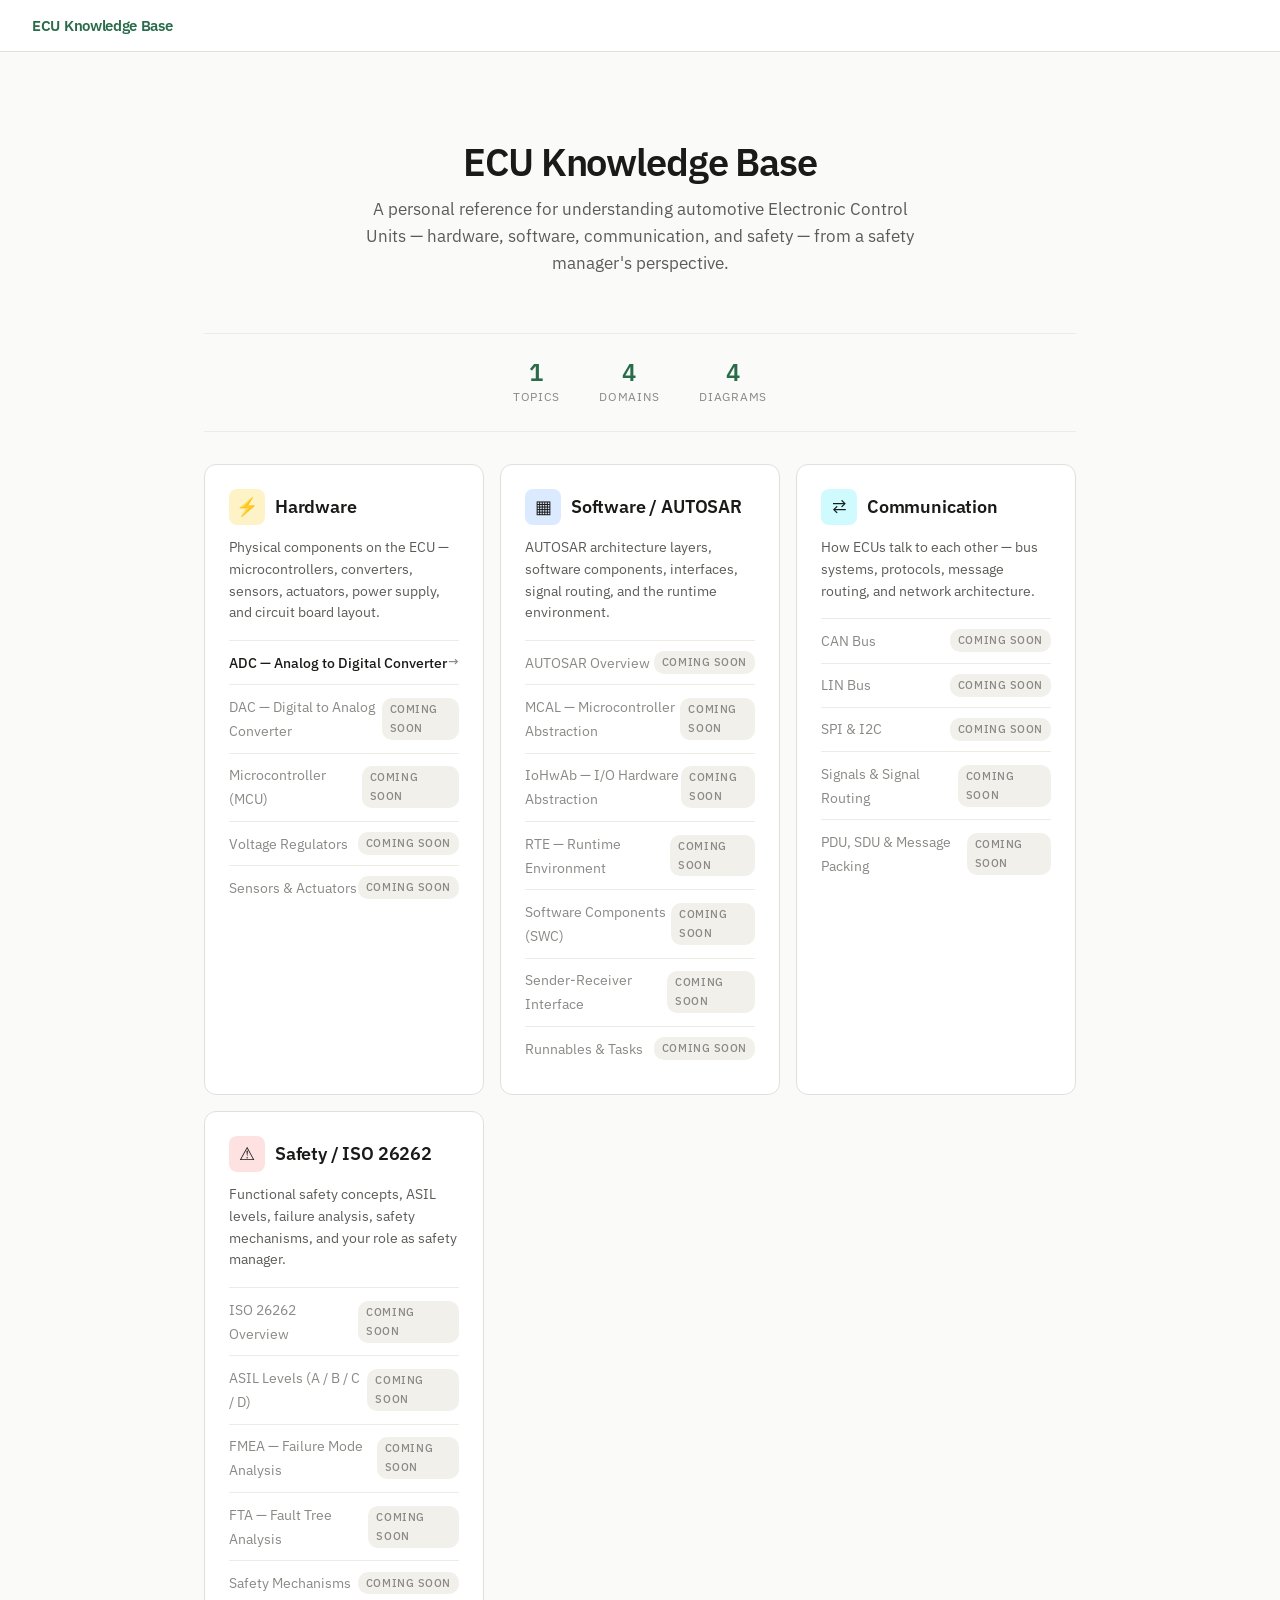
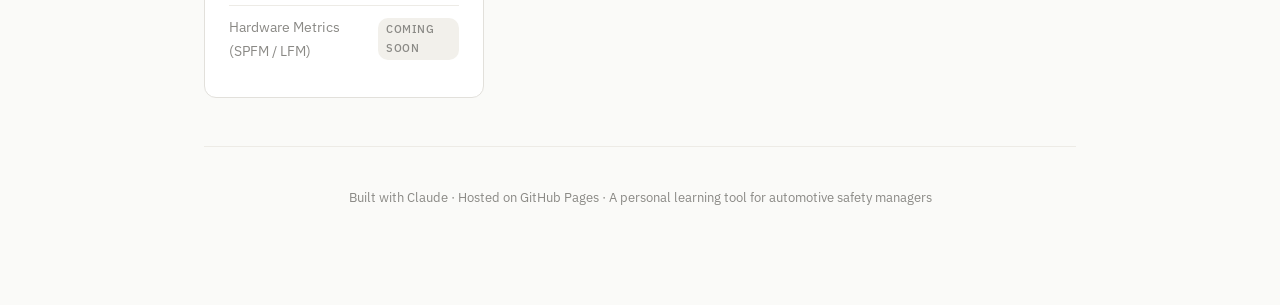
<file: index.html>
<!DOCTYPE html>
<html lang="en">
<head>
<meta charset="UTF-8">
<meta name="viewport" content="width=device-width, initial-scale=1.0">
<title>ECU Knowledge Base</title>
<link rel="preconnect" href="https://fonts.googleapis.com">
<link href="https://fonts.googleapis.com/css2?family=IBM+Plex+Sans:wght@400;500;600&family=IBM+Plex+Mono:wght@400;500&display=swap" rel="stylesheet">
<link rel="stylesheet" href="style.css">
</head>
<body>

<nav class="topnav">
  <a href="index.html" class="topnav-brand">ECU Knowledge Base</a>
</nav>

<main class="page">

  <div class="home-hero">
    <h1>ECU Knowledge Base</h1>
    <p>A personal reference for understanding automotive Electronic Control Units — hardware, software, communication, and safety — from a safety manager's perspective.</p>
  </div>

  <div class="stats-bar">
    <div class="stat">
      <div class="stat-number">1</div>
      <div class="stat-label">Topics</div>
    </div>
    <div class="stat">
      <div class="stat-number">4</div>
      <div class="stat-label">Domains</div>
    </div>
    <div class="stat">
      <div class="stat-number">4</div>
      <div class="stat-label">Diagrams</div>
    </div>
  </div>

  <div class="domain-grid">

    <!-- HARDWARE -->
    <div class="domain-card">
      <div class="domain-card-header">
        <div class="domain-icon hw">&#9889;</div>
        <h2>Hardware</h2>
      </div>
      <p>Physical components on the ECU — microcontrollers, converters, sensors, actuators, power supply, and circuit board layout.</p>
      <ul class="topic-list">
        <li><a href="topics/adc.html">ADC — Analog to Digital Converter</a></li>
        <li><span class="coming-soon">DAC — Digital to Analog Converter</span></li>
        <li><span class="coming-soon">Microcontroller (MCU)</span></li>
        <li><span class="coming-soon">Voltage Regulators</span></li>
        <li><span class="coming-soon">Sensors &amp; Actuators</span></li>
      </ul>
    </div>

    <!-- SOFTWARE / AUTOSAR -->
    <div class="domain-card">
      <div class="domain-card-header">
        <div class="domain-icon sw">&#9638;</div>
        <h2>Software / AUTOSAR</h2>
      </div>
      <p>AUTOSAR architecture layers, software components, interfaces, signal routing, and the runtime environment.</p>
      <ul class="topic-list">
        <li><span class="coming-soon">AUTOSAR Overview</span></li>
        <li><span class="coming-soon">MCAL — Microcontroller Abstraction</span></li>
        <li><span class="coming-soon">IoHwAb — I/O Hardware Abstraction</span></li>
        <li><span class="coming-soon">RTE — Runtime Environment</span></li>
        <li><span class="coming-soon">Software Components (SWC)</span></li>
        <li><span class="coming-soon">Sender-Receiver Interface</span></li>
        <li><span class="coming-soon">Runnables &amp; Tasks</span></li>
      </ul>
    </div>

    <!-- COMMUNICATION -->
    <div class="domain-card">
      <div class="domain-card-header">
        <div class="domain-icon comm">&#8644;</div>
        <h2>Communication</h2>
      </div>
      <p>How ECUs talk to each other — bus systems, protocols, message routing, and network architecture.</p>
      <ul class="topic-list">
        <li><span class="coming-soon">CAN Bus</span></li>
        <li><span class="coming-soon">LIN Bus</span></li>
        <li><span class="coming-soon">SPI &amp; I2C</span></li>
        <li><span class="coming-soon">Signals &amp; Signal Routing</span></li>
        <li><span class="coming-soon">PDU, SDU &amp; Message Packing</span></li>
      </ul>
    </div>

    <!-- SAFETY -->
    <div class="domain-card">
      <div class="domain-card-header">
        <div class="domain-icon safety">&#9888;</div>
        <h2>Safety / ISO 26262</h2>
      </div>
      <p>Functional safety concepts, ASIL levels, failure analysis, safety mechanisms, and your role as safety manager.</p>
      <ul class="topic-list">
        <li><span class="coming-soon">ISO 26262 Overview</span></li>
        <li><span class="coming-soon">ASIL Levels (A / B / C / D)</span></li>
        <li><span class="coming-soon">FMEA — Failure Mode Analysis</span></li>
        <li><span class="coming-soon">FTA — Fault Tree Analysis</span></li>
        <li><span class="coming-soon">Safety Mechanisms</span></li>
        <li><span class="coming-soon">Hardware Metrics (SPFM / LFM)</span></li>
      </ul>
    </div>

  </div>

  <div class="site-footer">
    <p>Built with Claude &middot; Hosted on GitHub Pages &middot; A personal learning tool for automotive safety managers</p>
  </div>

</main>
</body>
</html>
</file>
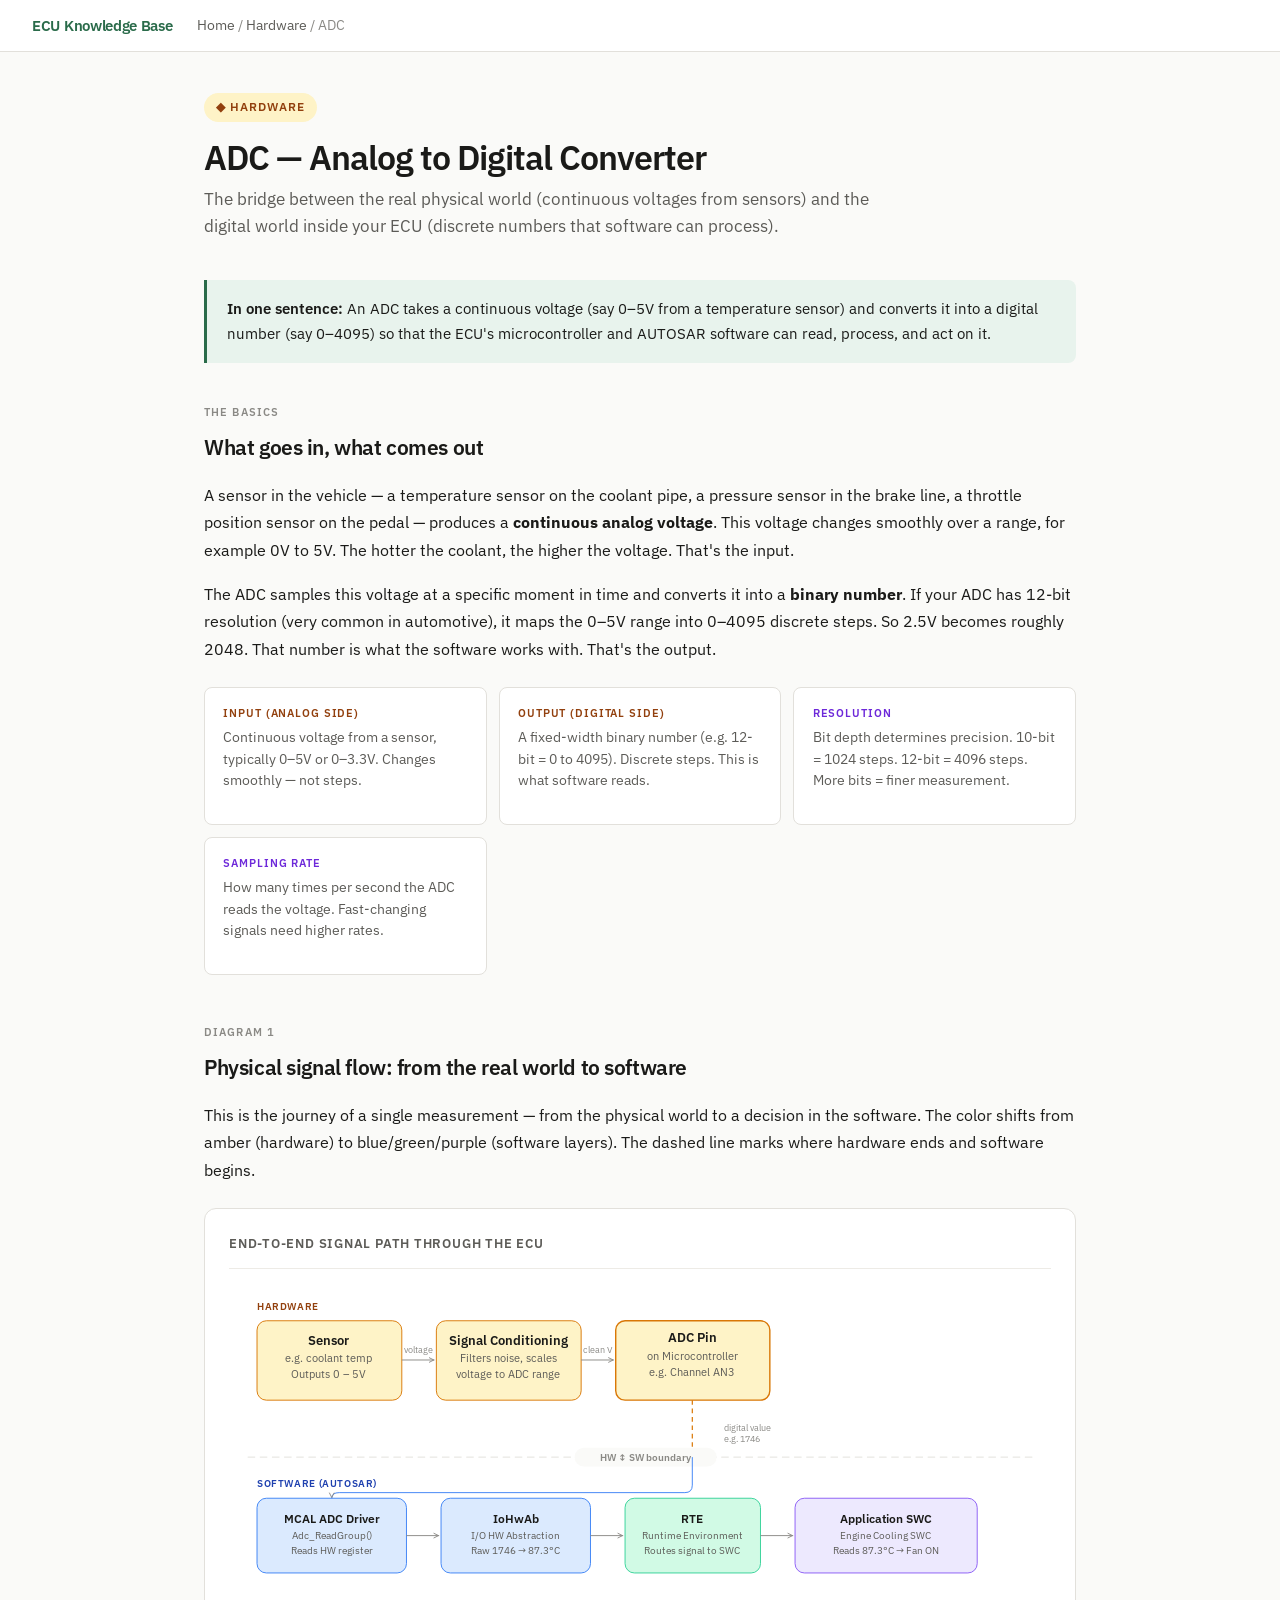
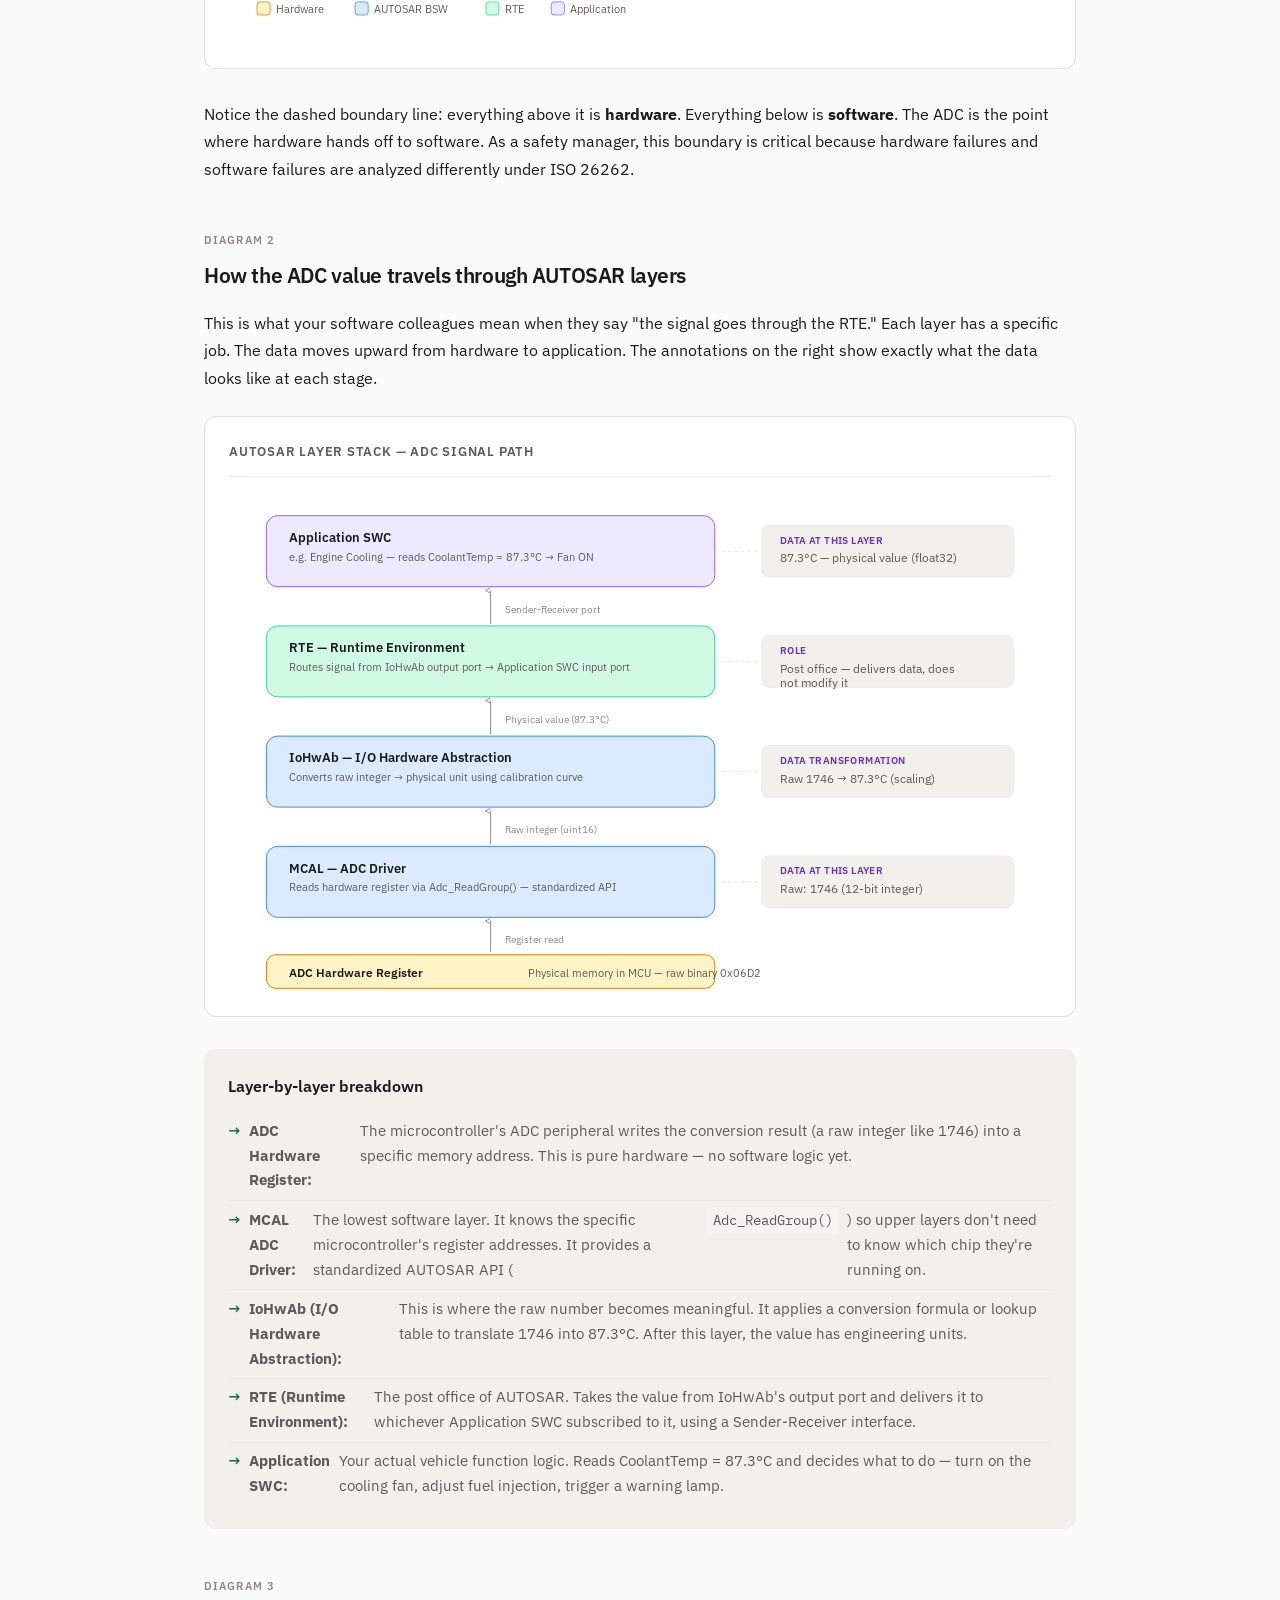
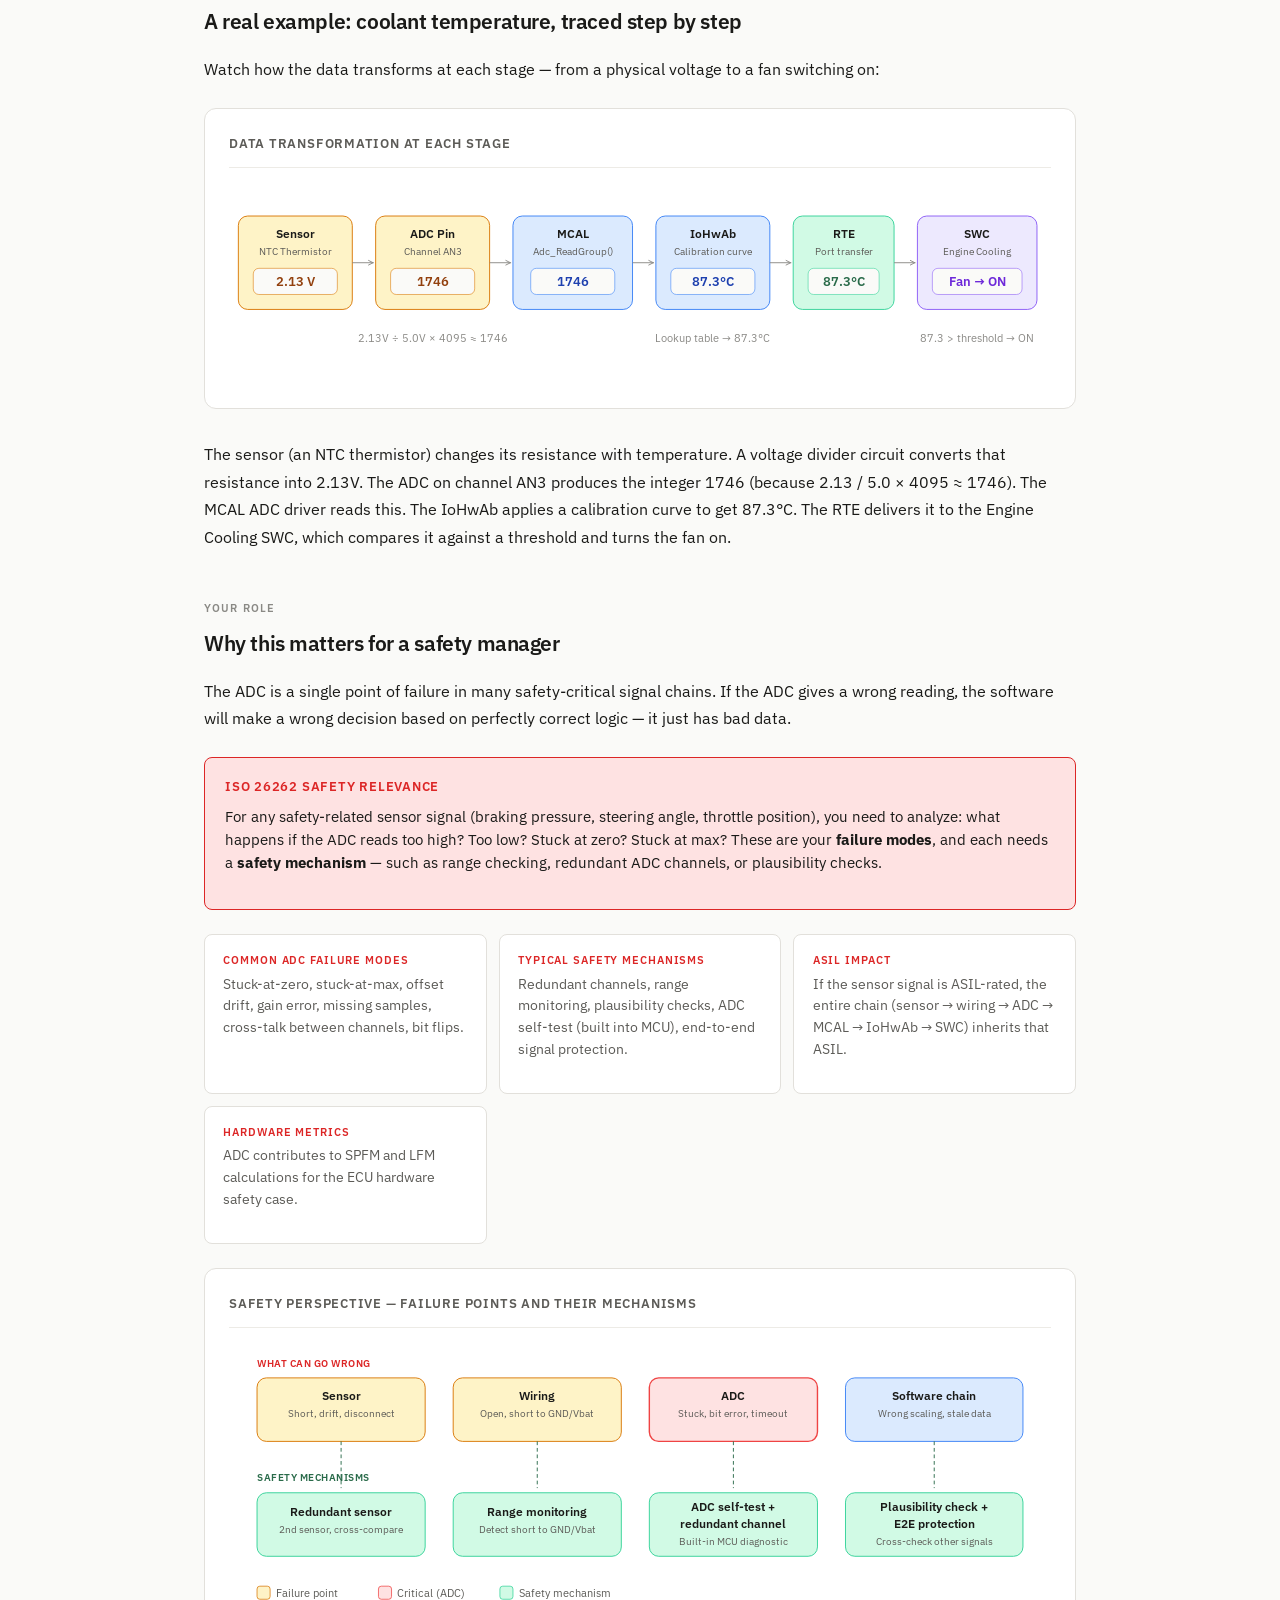
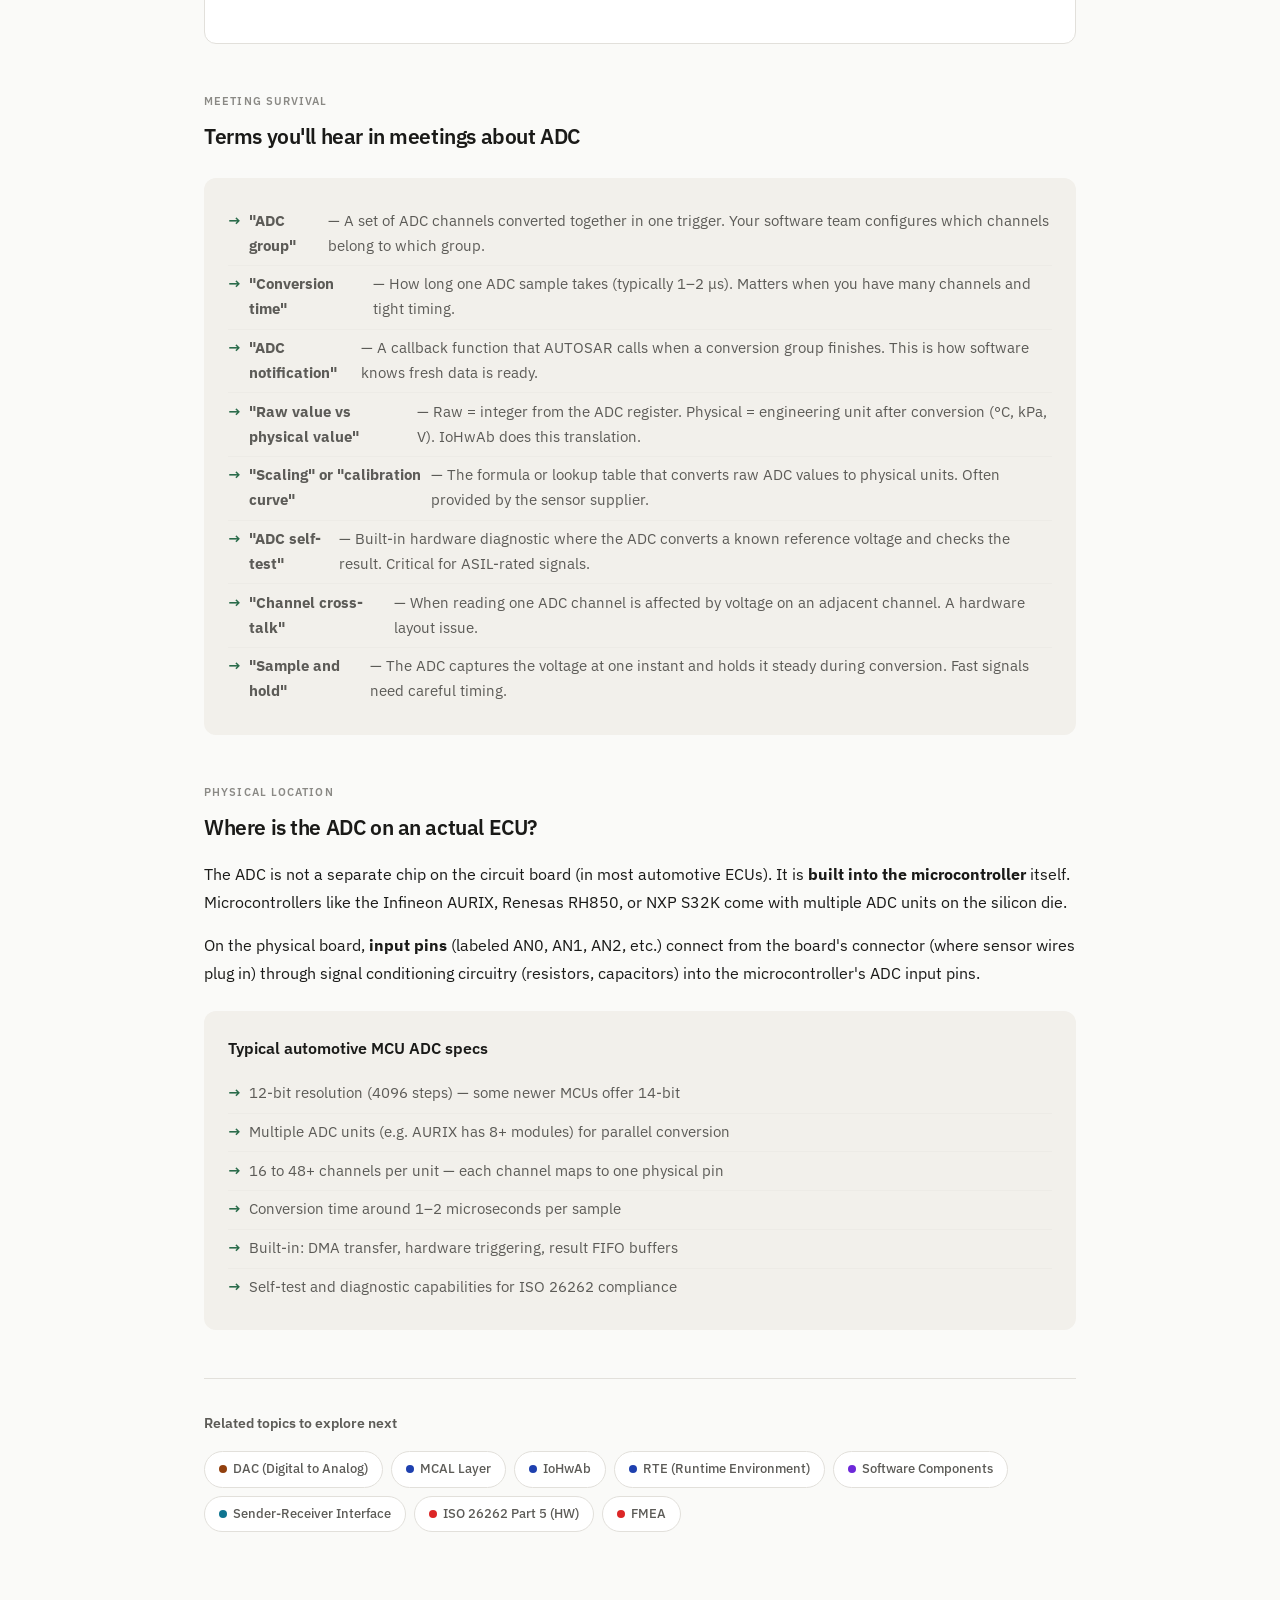
<file: topics/adc.html>
<!DOCTYPE html>
<html lang="en">
<head>
<meta charset="UTF-8">
<meta name="viewport" content="width=device-width, initial-scale=1.0">
<title>ADC — Analog to Digital Converter | ECU Knowledge Base</title>
<link rel="preconnect" href="https://fonts.googleapis.com">
<link href="https://fonts.googleapis.com/css2?family=IBM+Plex+Sans:wght@400;500;600&family=IBM+Plex+Mono:wght@400;500&display=swap" rel="stylesheet">
<link rel="stylesheet" href="../style.css">
</head>
<body>

<nav class="topnav">
  <a href="../index.html" class="topnav-brand">ECU Knowledge Base</a>
  <span class="topnav-crumb"><a href="../index.html">Home</a> / <a href="../index.html">Hardware</a> / ADC</span>
</nav>

<main class="page">

<header class="hero">
  <div class="hero-domain hw">&#9670; Hardware</div>
  <h1>ADC — Analog to Digital Converter</h1>
  <p class="hero-sub">The bridge between the real physical world (continuous voltages from sensors) and the digital world inside your ECU (discrete numbers that software can process).</p>
</header>

<div class="oneliner">
  <strong>In one sentence:</strong> An ADC takes a continuous voltage (say 0–5V from a temperature sensor) and converts it into a digital number (say 0–4095) so that the ECU's microcontroller and AUTOSAR software can read, process, and act on it.
</div>

<!-- ===== BASICS ===== -->
<section class="section">
  <div class="section-label">The basics</div>
  <h2>What goes in, what comes out</h2>
  <p>A sensor in the vehicle — a temperature sensor on the coolant pipe, a pressure sensor in the brake line, a throttle position sensor on the pedal — produces a <strong>continuous analog voltage</strong>. This voltage changes smoothly over a range, for example 0V to 5V. The hotter the coolant, the higher the voltage. That's the input.</p>
  <p>The ADC samples this voltage at a specific moment in time and converts it into a <strong>binary number</strong>. If your ADC has 12-bit resolution (very common in automotive), it maps the 0–5V range into 0–4095 discrete steps. So 2.5V becomes roughly 2048. That number is what the software works with. That's the output.</p>
  <div class="info-grid">
    <div class="info-tile"><div class="info-tile-label hw">Input (Analog side)</div><p>Continuous voltage from a sensor, typically 0–5V or 0–3.3V. Changes smoothly — not steps.</p></div>
    <div class="info-tile"><div class="info-tile-label hw">Output (Digital side)</div><p>A fixed-width binary number (e.g. 12-bit = 0 to 4095). Discrete steps. This is what software reads.</p></div>
    <div class="info-tile"><div class="info-tile-label signal">Resolution</div><p>Bit depth determines precision. 10-bit = 1024 steps. 12-bit = 4096 steps. More bits = finer measurement.</p></div>
    <div class="info-tile"><div class="info-tile-label signal">Sampling rate</div><p>How many times per second the ADC reads the voltage. Fast-changing signals need higher rates.</p></div>
  </div>
</section>

<!-- ===== DIAGRAM 1: SIGNAL PATH ===== -->
<section class="section">
  <div class="section-label">Diagram 1</div>
  <h2>Physical signal flow: from the real world to software</h2>
  <p>This is the journey of a single measurement — from the physical world to a decision in the software. The color shifts from amber (hardware) to blue/green/purple (software layers). The dashed line marks where hardware ends and software begins.</p>

  <div class="diagram-card">
    <div class="diagram-title">End-to-end signal path through the ECU</div>
    <svg width="100%" viewBox="0 0 880 380" xmlns="http://www.w3.org/2000/svg" font-family="'IBM Plex Sans', sans-serif">
      <defs>
        <marker id="a1" viewBox="0 0 10 10" refX="9" refY="5" markerWidth="7" markerHeight="7" orient="auto">
          <path d="M1 1.5L8 5L1 8.5" fill="none" stroke="var(--text-tertiary)" stroke-width="1.4" stroke-linecap="round" stroke-linejoin="round"/>
        </marker>
      </defs>

      <text x="30" y="22" font-size="11" font-weight="600" fill="var(--hw-color)" letter-spacing="0.06em">HARDWARE</text>

      <rect x="30" y="34" width="155" height="85" rx="10" fill="var(--hw-fill)" stroke="var(--hw-stroke)" stroke-width="1"/>
      <text x="107" y="60" text-anchor="middle" font-weight="600" font-size="13.5" fill="var(--text)">Sensor</text>
      <text x="107" y="78" text-anchor="middle" font-size="11.5" fill="var(--text-secondary)">e.g. coolant temp</text>
      <text x="107" y="95" text-anchor="middle" font-size="11.5" fill="var(--text-secondary)">Outputs 0 – 5V</text>

      <line x1="185" y1="76" x2="220" y2="76" stroke="var(--text-tertiary)" stroke-width="1" marker-end="url(#a1)"/>
      <text x="203" y="68" text-anchor="middle" font-size="9.5" fill="var(--text-tertiary)">voltage</text>

      <rect x="222" y="34" width="155" height="85" rx="10" fill="var(--hw-fill)" stroke="var(--hw-stroke)" stroke-width="1"/>
      <text x="299" y="60" text-anchor="middle" font-weight="600" font-size="13.5" fill="var(--text)">Signal Conditioning</text>
      <text x="299" y="78" text-anchor="middle" font-size="11.5" fill="var(--text-secondary)">Filters noise, scales</text>
      <text x="299" y="95" text-anchor="middle" font-size="11.5" fill="var(--text-secondary)">voltage to ADC range</text>

      <line x1="377" y1="76" x2="412" y2="76" stroke="var(--text-tertiary)" stroke-width="1" marker-end="url(#a1)"/>
      <text x="395" y="68" text-anchor="middle" font-size="9.5" fill="var(--text-tertiary)">clean V</text>

      <rect x="414" y="34" width="165" height="85" rx="10" fill="var(--hw-fill)" stroke="var(--hw-stroke)" stroke-width="1.5"/>
      <text x="496" y="57" text-anchor="middle" font-weight="600" font-size="14" fill="var(--text)">ADC Pin</text>
      <text x="496" y="76" text-anchor="middle" font-size="11.5" fill="var(--text-secondary)">on Microcontroller</text>
      <text x="496" y="93" text-anchor="middle" font-size="11.5" fill="var(--text-secondary)">e.g. Channel AN3</text>

      <line x1="496" y1="119" x2="496" y2="178" stroke="var(--hw-stroke)" stroke-width="1.3" stroke-dasharray="5 4"/>
      <text x="530" y="152" font-size="10" fill="var(--text-tertiary)">digital value</text>
      <text x="530" y="164" font-size="10" fill="var(--text-tertiary)">e.g. 1746</text>

      <line x1="20" y1="180" x2="860" y2="180" stroke="var(--border)" stroke-width="1" stroke-dasharray="8 5"/>
      <rect x="370" y="170" width="152" height="20" rx="10" fill="var(--bg)"/>
      <text x="446" y="184" text-anchor="middle" font-size="11" font-weight="600" fill="var(--text-tertiary)">HW ↕ SW boundary</text>

      <text x="30" y="212" font-size="11" font-weight="600" fill="var(--sw-color)" letter-spacing="0.06em">SOFTWARE (AUTOSAR)</text>

      <rect x="30" y="224" width="160" height="80" rx="10" fill="var(--sw-fill)" stroke="var(--sw-stroke)" stroke-width="1"/>
      <text x="110" y="250" text-anchor="middle" font-weight="600" font-size="13" fill="var(--text)">MCAL ADC Driver</text>
      <text x="110" y="268" text-anchor="middle" font-size="11" fill="var(--text-secondary)">Adc_ReadGroup()</text>
      <text x="110" y="284" text-anchor="middle" font-size="11" fill="var(--text-secondary)">Reads HW register</text>

      <line x1="190" y1="264" x2="225" y2="264" stroke="var(--text-tertiary)" stroke-width="1" marker-end="url(#a1)"/>

      <rect x="227" y="224" width="160" height="80" rx="10" fill="var(--sw-fill)" stroke="var(--sw-stroke)" stroke-width="1"/>
      <text x="307" y="250" text-anchor="middle" font-weight="600" font-size="13" fill="var(--text)">IoHwAb</text>
      <text x="307" y="268" text-anchor="middle" font-size="11" fill="var(--text-secondary)">I/O HW Abstraction</text>
      <text x="307" y="284" text-anchor="middle" font-size="11" fill="var(--text-secondary)">Raw 1746 → 87.3°C</text>

      <line x1="387" y1="264" x2="422" y2="264" stroke="var(--text-tertiary)" stroke-width="1" marker-end="url(#a1)"/>

      <rect x="424" y="224" width="145" height="80" rx="10" fill="var(--rte-fill)" stroke="var(--rte-stroke)" stroke-width="1"/>
      <text x="496" y="250" text-anchor="middle" font-weight="600" font-size="13" fill="var(--text)">RTE</text>
      <text x="496" y="268" text-anchor="middle" font-size="11" fill="var(--text-secondary)">Runtime Environment</text>
      <text x="496" y="284" text-anchor="middle" font-size="11" fill="var(--text-secondary)">Routes signal to SWC</text>

      <line x1="569" y1="264" x2="604" y2="264" stroke="var(--text-tertiary)" stroke-width="1" marker-end="url(#a1)"/>

      <rect x="606" y="224" width="195" height="80" rx="10" fill="var(--app-fill)" stroke="var(--app-stroke)" stroke-width="1"/>
      <text x="703" y="250" text-anchor="middle" font-weight="600" font-size="13" fill="var(--text)">Application SWC</text>
      <text x="703" y="268" text-anchor="middle" font-size="11" fill="var(--text-secondary)">Engine Cooling SWC</text>
      <text x="703" y="284" text-anchor="middle" font-size="11" fill="var(--text-secondary)">Reads 87.3°C → Fan ON</text>

      <path d="M496 180 L496 210 Q496 218 488 218 L118 218 Q110 218 110 224" fill="none" stroke="var(--sw-stroke)" stroke-width="1" marker-end="url(#a1)"/>

      <rect x="30" y="335" width="14" height="14" rx="3" fill="var(--hw-fill)" stroke="var(--hw-stroke)" stroke-width="0.8"/>
      <text x="50" y="347" font-size="11.5" fill="var(--text-secondary)">Hardware</text>
      <rect x="135" y="335" width="14" height="14" rx="3" fill="var(--sw-fill)" stroke="var(--sw-stroke)" stroke-width="0.8"/>
      <text x="155" y="347" font-size="11.5" fill="var(--text-secondary)">AUTOSAR BSW</text>
      <rect x="275" y="335" width="14" height="14" rx="3" fill="var(--rte-fill)" stroke="var(--rte-stroke)" stroke-width="0.8"/>
      <text x="295" y="347" font-size="11.5" fill="var(--text-secondary)">RTE</text>
      <rect x="345" y="335" width="14" height="14" rx="3" fill="var(--app-fill)" stroke="var(--app-stroke)" stroke-width="0.8"/>
      <text x="365" y="347" font-size="11.5" fill="var(--text-secondary)">Application</text>
    </svg>
  </div>
  <p>Notice the dashed boundary line: everything above it is <strong>hardware</strong>. Everything below is <strong>software</strong>. The ADC is the point where hardware hands off to software. As a safety manager, this boundary is critical because hardware failures and software failures are analyzed differently under ISO 26262.</p>
</section>

<!-- ===== DIAGRAM 2: AUTOSAR STACK ===== -->
<section class="section">
  <div class="section-label">Diagram 2</div>
  <h2>How the ADC value travels through AUTOSAR layers</h2>
  <p>This is what your software colleagues mean when they say "the signal goes through the RTE." Each layer has a specific job. The data moves upward from hardware to application. The annotations on the right show exactly what the data looks like at each stage.</p>

  <div class="diagram-card">
    <div class="diagram-title">AUTOSAR layer stack — ADC signal path</div>
    <svg width="100%" viewBox="0 0 880 530" xmlns="http://www.w3.org/2000/svg" font-family="'IBM Plex Sans', sans-serif">
      <defs>
        <marker id="a2" viewBox="0 0 10 10" refX="5" refY="9" markerWidth="7" markerHeight="7" orient="auto">
          <path d="M1.5 8L5 1L8.5 8" fill="none" stroke="var(--text-tertiary)" stroke-width="1.4" stroke-linecap="round" stroke-linejoin="round"/>
        </marker>
      </defs>

      <rect x="40" y="20" width="480" height="76" rx="12" fill="var(--app-fill)" stroke="var(--app-stroke)" stroke-width="1"/>
      <text x="64" y="48" font-weight="600" font-size="14" fill="var(--text)">Application SWC</text>
      <text x="64" y="68" font-size="12" fill="var(--text-secondary)">e.g. Engine Cooling — reads CoolantTemp = 87.3°C → Fan ON</text>
      <line x1="520" y1="58" x2="568" y2="58" stroke="var(--border)" stroke-width="0.8" stroke-dasharray="4 3"/>
      <rect x="570" y="30" width="270" height="56" rx="8" fill="var(--bg-aside)" stroke="var(--border)" stroke-width="0.5"/>
      <text x="590" y="50" font-size="10.5" font-weight="600" fill="var(--signal-color)" letter-spacing="0.04em">DATA AT THIS LAYER</text>
      <text x="590" y="70" font-size="12.5" fill="var(--text-secondary)">87.3°C — physical value (float32)</text>

      <line x1="280" y1="136" x2="280" y2="100" stroke="var(--text-tertiary)" stroke-width="1" marker-end="url(#a2)"/>
      <text x="295" y="124" font-size="10.5" fill="var(--text-tertiary)">Sender-Receiver port</text>

      <rect x="40" y="138" width="480" height="76" rx="12" fill="var(--rte-fill)" stroke="var(--rte-stroke)" stroke-width="1"/>
      <text x="64" y="166" font-weight="600" font-size="14" fill="var(--text)">RTE — Runtime Environment</text>
      <text x="64" y="186" font-size="12" fill="var(--text-secondary)">Routes signal from IoHwAb output port → Application SWC input port</text>
      <line x1="520" y1="176" x2="568" y2="176" stroke="var(--border)" stroke-width="0.8" stroke-dasharray="4 3"/>
      <rect x="570" y="148" width="270" height="56" rx="8" fill="var(--bg-aside)" stroke="var(--border)" stroke-width="0.5"/>
      <text x="590" y="168" font-size="10.5" font-weight="600" fill="var(--signal-color)" letter-spacing="0.04em">ROLE</text>
      <text x="590" y="188" font-size="12.5" fill="var(--text-secondary)">Post office — delivers data, does</text>
      <text x="590" y="203" font-size="12.5" fill="var(--text-secondary)">not modify it</text>

      <line x1="280" y1="254" x2="280" y2="218" stroke="var(--text-tertiary)" stroke-width="1" marker-end="url(#a2)"/>
      <text x="295" y="242" font-size="10.5" fill="var(--text-tertiary)">Physical value (87.3°C)</text>

      <rect x="40" y="256" width="480" height="76" rx="12" fill="var(--sw-fill)" stroke="var(--sw-stroke)" stroke-width="1"/>
      <text x="64" y="284" font-weight="600" font-size="14" fill="var(--text)">IoHwAb — I/O Hardware Abstraction</text>
      <text x="64" y="304" font-size="12" fill="var(--text-secondary)">Converts raw integer → physical unit using calibration curve</text>
      <line x1="520" y1="294" x2="568" y2="294" stroke="var(--border)" stroke-width="0.8" stroke-dasharray="4 3"/>
      <rect x="570" y="266" width="270" height="56" rx="8" fill="var(--bg-aside)" stroke="var(--border)" stroke-width="0.5"/>
      <text x="590" y="286" font-size="10.5" font-weight="600" fill="var(--signal-color)" letter-spacing="0.04em">DATA TRANSFORMATION</text>
      <text x="590" y="306" font-size="12.5" fill="var(--text-secondary)">Raw 1746 → 87.3°C (scaling)</text>

      <line x1="280" y1="372" x2="280" y2="336" stroke="var(--text-tertiary)" stroke-width="1" marker-end="url(#a2)"/>
      <text x="295" y="360" font-size="10.5" fill="var(--text-tertiary)">Raw integer (uint16)</text>

      <rect x="40" y="374" width="480" height="76" rx="12" fill="var(--sw-fill)" stroke="var(--sw-stroke)" stroke-width="1"/>
      <text x="64" y="402" font-weight="600" font-size="14" fill="var(--text)">MCAL — ADC Driver</text>
      <text x="64" y="422" font-size="12" fill="var(--text-secondary)">Reads hardware register via Adc_ReadGroup() — standardized API</text>
      <line x1="520" y1="412" x2="568" y2="412" stroke="var(--border)" stroke-width="0.8" stroke-dasharray="4 3"/>
      <rect x="570" y="384" width="270" height="56" rx="8" fill="var(--bg-aside)" stroke="var(--border)" stroke-width="0.5"/>
      <text x="590" y="404" font-size="10.5" font-weight="600" fill="var(--signal-color)" letter-spacing="0.04em">DATA AT THIS LAYER</text>
      <text x="590" y="424" font-size="12.5" fill="var(--text-secondary)">Raw: 1746 (12-bit integer)</text>

      <line x1="280" y1="487" x2="280" y2="454" stroke="var(--text-tertiary)" stroke-width="1" marker-end="url(#a2)"/>
      <text x="295" y="477" font-size="10.5" fill="var(--text-tertiary)">Register read</text>

      <rect x="40" y="490" width="480" height="36" rx="10" fill="var(--hw-fill)" stroke="var(--hw-stroke)" stroke-width="1"/>
      <text x="64" y="514" font-weight="600" font-size="13" fill="var(--text)">ADC Hardware Register</text>
      <text x="320" y="514" font-size="12" fill="var(--text-secondary)">Physical memory in MCU — raw binary 0x06D2</text>
    </svg>
  </div>

  <div class="detail-block">
    <h3>Layer-by-layer breakdown</h3>
    <ul>
      <li><strong>ADC Hardware Register:</strong> The microcontroller's ADC peripheral writes the conversion result (a raw integer like 1746) into a specific memory address. This is pure hardware — no software logic yet.</li>
      <li><strong>MCAL ADC Driver:</strong> The lowest software layer. It knows the specific microcontroller's register addresses. It provides a standardized AUTOSAR API (<code>Adc_ReadGroup()</code>) so upper layers don't need to know which chip they're running on.</li>
      <li><strong>IoHwAb (I/O Hardware Abstraction):</strong> This is where the raw number becomes meaningful. It applies a conversion formula or lookup table to translate 1746 into 87.3°C. After this layer, the value has engineering units.</li>
      <li><strong>RTE (Runtime Environment):</strong> The post office of AUTOSAR. Takes the value from IoHwAb's output port and delivers it to whichever Application SWC subscribed to it, using a Sender-Receiver interface.</li>
      <li><strong>Application SWC:</strong> Your actual vehicle function logic. Reads CoolantTemp = 87.3°C and decides what to do — turn on the cooling fan, adjust fuel injection, trigger a warning lamp.</li>
    </ul>
  </div>
</section>

<!-- ===== DIAGRAM 3: CONCRETE EXAMPLE ===== -->
<section class="section">
  <div class="section-label">Diagram 3</div>
  <h2>A real example: coolant temperature, traced step by step</h2>
  <p>Watch how the data transforms at each stage — from a physical voltage to a fan switching on:</p>

  <div class="diagram-card">
    <div class="diagram-title">Data transformation at each stage</div>
    <svg width="100%" viewBox="0 0 880 210" xmlns="http://www.w3.org/2000/svg" font-family="'IBM Plex Sans', sans-serif">
      <defs>
        <marker id="a3" viewBox="0 0 10 10" refX="9" refY="5" markerWidth="7" markerHeight="7" orient="auto">
          <path d="M1 1.5L8 5L1 8.5" fill="none" stroke="var(--text-tertiary)" stroke-width="1.4" stroke-linecap="round" stroke-linejoin="round"/>
        </marker>
      </defs>

      <rect x="10" y="30" width="122" height="100" rx="10" fill="var(--hw-fill)" stroke="var(--hw-stroke)" stroke-width="1"/>
      <text x="71" y="54" text-anchor="middle" font-weight="600" font-size="12.5" fill="var(--text)">Sensor</text>
      <text x="71" y="72" text-anchor="middle" font-size="11" fill="var(--text-secondary)">NTC Thermistor</text>
      <rect x="26" y="86" width="90" height="28" rx="6" fill="var(--bg)" stroke="var(--hw-stroke)" stroke-width="0.6"/>
      <text x="71" y="105" text-anchor="middle" font-weight="600" font-size="14" fill="var(--hw-color)">2.13 V</text>

      <line x1="132" y1="80" x2="155" y2="80" stroke="var(--text-tertiary)" stroke-width="1" marker-end="url(#a3)"/>

      <rect x="157" y="30" width="122" height="100" rx="10" fill="var(--hw-fill)" stroke="var(--hw-stroke)" stroke-width="1"/>
      <text x="218" y="54" text-anchor="middle" font-weight="600" font-size="12.5" fill="var(--text)">ADC Pin</text>
      <text x="218" y="72" text-anchor="middle" font-size="11" fill="var(--text-secondary)">Channel AN3</text>
      <rect x="173" y="86" width="90" height="28" rx="6" fill="var(--bg)" stroke="var(--hw-stroke)" stroke-width="0.6"/>
      <text x="218" y="105" text-anchor="middle" font-weight="600" font-size="14" fill="var(--hw-color)">1746</text>

      <line x1="279" y1="80" x2="302" y2="80" stroke="var(--text-tertiary)" stroke-width="1" marker-end="url(#a3)"/>

      <rect x="304" y="30" width="128" height="100" rx="10" fill="var(--sw-fill)" stroke="var(--sw-stroke)" stroke-width="1"/>
      <text x="368" y="54" text-anchor="middle" font-weight="600" font-size="12.5" fill="var(--text)">MCAL</text>
      <text x="368" y="72" text-anchor="middle" font-size="11" fill="var(--text-secondary)">Adc_ReadGroup()</text>
      <rect x="323" y="86" width="90" height="28" rx="6" fill="var(--bg)" stroke="var(--sw-stroke)" stroke-width="0.6"/>
      <text x="368" y="105" text-anchor="middle" font-weight="600" font-size="14" fill="var(--sw-color)">1746</text>

      <line x1="432" y1="80" x2="455" y2="80" stroke="var(--text-tertiary)" stroke-width="1" marker-end="url(#a3)"/>

      <rect x="457" y="30" width="122" height="100" rx="10" fill="var(--sw-fill)" stroke="var(--sw-stroke)" stroke-width="1"/>
      <text x="518" y="54" text-anchor="middle" font-weight="600" font-size="12.5" fill="var(--text)">IoHwAb</text>
      <text x="518" y="72" text-anchor="middle" font-size="11" fill="var(--text-secondary)">Calibration curve</text>
      <rect x="473" y="86" width="90" height="28" rx="6" fill="var(--bg)" stroke="var(--sw-stroke)" stroke-width="0.6"/>
      <text x="518" y="105" text-anchor="middle" font-weight="600" font-size="14" fill="var(--sw-color)">87.3°C</text>

      <line x1="579" y1="80" x2="602" y2="80" stroke="var(--text-tertiary)" stroke-width="1" marker-end="url(#a3)"/>

      <rect x="604" y="30" width="108" height="100" rx="10" fill="var(--rte-fill)" stroke="var(--rte-stroke)" stroke-width="1"/>
      <text x="658" y="54" text-anchor="middle" font-weight="600" font-size="12.5" fill="var(--text)">RTE</text>
      <text x="658" y="72" text-anchor="middle" font-size="11" fill="var(--text-secondary)">Port transfer</text>
      <rect x="620" y="86" width="76" height="28" rx="6" fill="var(--bg)" stroke="var(--rte-stroke)" stroke-width="0.6"/>
      <text x="658" y="105" text-anchor="middle" font-weight="600" font-size="14" fill="var(--accent)">87.3°C</text>

      <line x1="712" y1="80" x2="735" y2="80" stroke="var(--text-tertiary)" stroke-width="1" marker-end="url(#a3)"/>

      <rect x="737" y="30" width="128" height="100" rx="10" fill="var(--app-fill)" stroke="var(--app-stroke)" stroke-width="1"/>
      <text x="801" y="54" text-anchor="middle" font-weight="600" font-size="12.5" fill="var(--text)">SWC</text>
      <text x="801" y="72" text-anchor="middle" font-size="11" fill="var(--text-secondary)">Engine Cooling</text>
      <rect x="753" y="86" width="96" height="28" rx="6" fill="var(--bg)" stroke="var(--app-stroke)" stroke-width="0.6"/>
      <text x="801" y="105" text-anchor="middle" font-weight="600" font-size="14" fill="var(--signal-color)">Fan → ON</text>

      <text x="218" y="165" text-anchor="middle" font-size="11.5" fill="var(--text-tertiary)">2.13V ÷ 5.0V × 4095 ≈ 1746</text>
      <text x="518" y="165" text-anchor="middle" font-size="11.5" fill="var(--text-tertiary)">Lookup table → 87.3°C</text>
      <text x="801" y="165" text-anchor="middle" font-size="11.5" fill="var(--text-tertiary)">87.3 > threshold → ON</text>
    </svg>
  </div>
  <p>The sensor (an NTC thermistor) changes its resistance with temperature. A voltage divider circuit converts that resistance into 2.13V. The ADC on channel AN3 produces the integer 1746 (because 2.13 / 5.0 × 4095 ≈ 1746). The MCAL ADC driver reads this. The IoHwAb applies a calibration curve to get 87.3°C. The RTE delivers it to the Engine Cooling SWC, which compares it against a threshold and turns the fan on.</p>
</section>

<!-- ===== SAFETY ===== -->
<section class="section">
  <div class="section-label">Your role</div>
  <h2>Why this matters for a safety manager</h2>
  <p>The ADC is a single point of failure in many safety-critical signal chains. If the ADC gives a wrong reading, the software will make a wrong decision based on perfectly correct logic — it just has bad data.</p>

  <div class="safety-callout">
    <div class="safety-callout-title">ISO 26262 safety relevance</div>
    <p>For any safety-related sensor signal (braking pressure, steering angle, throttle position), you need to analyze: what happens if the ADC reads too high? Too low? Stuck at zero? Stuck at max? These are your <strong>failure modes</strong>, and each needs a <strong>safety mechanism</strong> — such as range checking, redundant ADC channels, or plausibility checks.</p>
  </div>

  <div class="info-grid">
    <div class="info-tile"><div class="info-tile-label safety">Common ADC failure modes</div><p>Stuck-at-zero, stuck-at-max, offset drift, gain error, missing samples, cross-talk between channels, bit flips.</p></div>
    <div class="info-tile"><div class="info-tile-label safety">Typical safety mechanisms</div><p>Redundant channels, range monitoring, plausibility checks, ADC self-test (built into MCU), end-to-end signal protection.</p></div>
    <div class="info-tile"><div class="info-tile-label safety">ASIL impact</div><p>If the sensor signal is ASIL-rated, the entire chain (sensor → wiring → ADC → MCAL → IoHwAb → SWC) inherits that ASIL.</p></div>
    <div class="info-tile"><div class="info-tile-label safety">Hardware metrics</div><p>ADC contributes to SPFM and LFM calculations for the ECU hardware safety case.</p></div>
  </div>

  <div class="diagram-card">
    <div class="diagram-title">Safety perspective — failure points and their mechanisms</div>
    <svg width="100%" viewBox="0 0 880 290" xmlns="http://www.w3.org/2000/svg" font-family="'IBM Plex Sans', sans-serif">
      <text x="30" y="20" font-size="11" font-weight="600" fill="var(--safety-color)" letter-spacing="0.05em">WHAT CAN GO WRONG</text>

      <rect x="30" y="32" width="180" height="68" rx="10" fill="var(--hw-fill)" stroke="var(--hw-stroke)" stroke-width="1"/>
      <text x="120" y="56" text-anchor="middle" font-weight="600" font-size="13" fill="var(--text)">Sensor</text>
      <text x="120" y="74" text-anchor="middle" font-size="11" fill="var(--text-secondary)">Short, drift, disconnect</text>

      <rect x="240" y="32" width="180" height="68" rx="10" fill="var(--hw-fill)" stroke="var(--hw-stroke)" stroke-width="1"/>
      <text x="330" y="56" text-anchor="middle" font-weight="600" font-size="13" fill="var(--text)">Wiring</text>
      <text x="330" y="74" text-anchor="middle" font-size="11" fill="var(--text-secondary)">Open, short to GND/Vbat</text>

      <rect x="450" y="32" width="180" height="68" rx="10" fill="var(--safety-fill)" stroke="var(--safety-stroke)" stroke-width="1.5"/>
      <text x="540" y="56" text-anchor="middle" font-weight="600" font-size="13" fill="var(--text)">ADC</text>
      <text x="540" y="74" text-anchor="middle" font-size="11" fill="var(--text-secondary)">Stuck, bit error, timeout</text>

      <rect x="660" y="32" width="190" height="68" rx="10" fill="var(--sw-fill)" stroke="var(--sw-stroke)" stroke-width="1"/>
      <text x="755" y="56" text-anchor="middle" font-weight="600" font-size="13" fill="var(--text)">Software chain</text>
      <text x="755" y="74" text-anchor="middle" font-size="11" fill="var(--text-secondary)">Wrong scaling, stale data</text>

      <line x1="120" y1="100" x2="120" y2="150" stroke="var(--accent)" stroke-width="1" stroke-dasharray="4 3"/>
      <line x1="330" y1="100" x2="330" y2="150" stroke="var(--accent)" stroke-width="1" stroke-dasharray="4 3"/>
      <line x1="540" y1="100" x2="540" y2="150" stroke="var(--accent)" stroke-width="1" stroke-dasharray="4 3"/>
      <line x1="755" y1="100" x2="755" y2="150" stroke="var(--accent)" stroke-width="1" stroke-dasharray="4 3"/>

      <text x="30" y="142" font-size="11" font-weight="600" fill="var(--accent)" letter-spacing="0.05em">SAFETY MECHANISMS</text>

      <rect x="30" y="155" width="180" height="68" rx="10" fill="var(--rte-fill)" stroke="var(--rte-stroke)" stroke-width="1"/>
      <text x="120" y="180" text-anchor="middle" font-weight="600" font-size="12.5" fill="var(--text)">Redundant sensor</text>
      <text x="120" y="198" text-anchor="middle" font-size="11" fill="var(--text-secondary)">2nd sensor, cross-compare</text>

      <rect x="240" y="155" width="180" height="68" rx="10" fill="var(--rte-fill)" stroke="var(--rte-stroke)" stroke-width="1"/>
      <text x="330" y="180" text-anchor="middle" font-weight="600" font-size="12.5" fill="var(--text)">Range monitoring</text>
      <text x="330" y="198" text-anchor="middle" font-size="11" fill="var(--text-secondary)">Detect short to GND/Vbat</text>

      <rect x="450" y="155" width="180" height="68" rx="10" fill="var(--rte-fill)" stroke="var(--rte-stroke)" stroke-width="1"/>
      <text x="540" y="175" text-anchor="middle" font-weight="600" font-size="12.5" fill="var(--text)">ADC self-test +</text>
      <text x="540" y="193" text-anchor="middle" font-weight="600" font-size="12.5" fill="var(--text)">redundant channel</text>
      <text x="540" y="211" text-anchor="middle" font-size="11" fill="var(--text-secondary)">Built-in MCU diagnostic</text>

      <rect x="660" y="155" width="190" height="68" rx="10" fill="var(--rte-fill)" stroke="var(--rte-stroke)" stroke-width="1"/>
      <text x="755" y="175" text-anchor="middle" font-weight="600" font-size="12.5" fill="var(--text)">Plausibility check +</text>
      <text x="755" y="193" text-anchor="middle" font-weight="600" font-size="12.5" fill="var(--text)">E2E protection</text>
      <text x="755" y="211" text-anchor="middle" font-size="11" fill="var(--text-secondary)">Cross-check other signals</text>

      <rect x="30" y="255" width="14" height="14" rx="3" fill="var(--hw-fill)" stroke="var(--hw-stroke)" stroke-width="0.8"/>
      <text x="50" y="267" font-size="11.5" fill="var(--text-secondary)">Failure point</text>
      <rect x="160" y="255" width="14" height="14" rx="3" fill="var(--safety-fill)" stroke="var(--safety-stroke)" stroke-width="0.8"/>
      <text x="180" y="267" font-size="11.5" fill="var(--text-secondary)">Critical (ADC)</text>
      <rect x="290" y="255" width="14" height="14" rx="3" fill="var(--rte-fill)" stroke="var(--rte-stroke)" stroke-width="0.8"/>
      <text x="310" y="267" font-size="11.5" fill="var(--text-secondary)">Safety mechanism</text>
    </svg>
  </div>
</section>

<!-- ===== MEETING VOCABULARY ===== -->
<section class="section">
  <div class="section-label">Meeting survival</div>
  <h2>Terms you'll hear in meetings about ADC</h2>
  <div class="detail-block">
    <ul>
      <li><strong>"ADC group"</strong> — A set of ADC channels converted together in one trigger. Your software team configures which channels belong to which group.</li>
      <li><strong>"Conversion time"</strong> — How long one ADC sample takes (typically 1–2 μs). Matters when you have many channels and tight timing.</li>
      <li><strong>"ADC notification"</strong> — A callback function that AUTOSAR calls when a conversion group finishes. This is how software knows fresh data is ready.</li>
      <li><strong>"Raw value vs physical value"</strong> — Raw = integer from the ADC register. Physical = engineering unit after conversion (°C, kPa, V). IoHwAb does this translation.</li>
      <li><strong>"Scaling" or "calibration curve"</strong> — The formula or lookup table that converts raw ADC values to physical units. Often provided by the sensor supplier.</li>
      <li><strong>"ADC self-test"</strong> — Built-in hardware diagnostic where the ADC converts a known reference voltage and checks the result. Critical for ASIL-rated signals.</li>
      <li><strong>"Channel cross-talk"</strong> — When reading one ADC channel is affected by voltage on an adjacent channel. A hardware layout issue.</li>
      <li><strong>"Sample and hold"</strong> — The ADC captures the voltage at one instant and holds it steady during conversion. Fast signals need careful timing.</li>
    </ul>
  </div>
</section>

<!-- ===== PHYSICAL LOCATION ===== -->
<section class="section">
  <div class="section-label">Physical location</div>
  <h2>Where is the ADC on an actual ECU?</h2>
  <p>The ADC is not a separate chip on the circuit board (in most automotive ECUs). It is <strong>built into the microcontroller</strong> itself. Microcontrollers like the Infineon AURIX, Renesas RH850, or NXP S32K come with multiple ADC units on the silicon die.</p>
  <p>On the physical board, <strong>input pins</strong> (labeled AN0, AN1, AN2, etc.) connect from the board's connector (where sensor wires plug in) through signal conditioning circuitry (resistors, capacitors) into the microcontroller's ADC input pins.</p>
  <div class="detail-block">
    <h3>Typical automotive MCU ADC specs</h3>
    <ul>
      <li>12-bit resolution (4096 steps) — some newer MCUs offer 14-bit</li>
      <li>Multiple ADC units (e.g. AURIX has 8+ modules) for parallel conversion</li>
      <li>16 to 48+ channels per unit — each channel maps to one physical pin</li>
      <li>Conversion time around 1–2 microseconds per sample</li>
      <li>Built-in: DMA transfer, hardware triggering, result FIFO buffers</li>
      <li>Self-test and diagnostic capabilities for ISO 26262 compliance</li>
    </ul>
  </div>
</section>

<!-- ===== CROSS LINKS ===== -->
<div class="crosslinks">
  <h3>Related topics to explore next</h3>
  <div class="crosslinks-grid">
    <a href="dac.html" class="crosslink-chip"><span class="dot" style="background:var(--hw-color)"></span>DAC (Digital to Analog)</a>
    <a href="mcal.html" class="crosslink-chip"><span class="dot" style="background:var(--sw-color)"></span>MCAL Layer</a>
    <a href="iohwab.html" class="crosslink-chip"><span class="dot" style="background:var(--sw-color)"></span>IoHwAb</a>
    <a href="rte.html" class="crosslink-chip"><span class="dot" style="background:var(--sw-color)"></span>RTE (Runtime Environment)</a>
    <a href="swc.html" class="crosslink-chip"><span class="dot" style="background:var(--signal-color)"></span>Software Components</a>
    <a href="sender-receiver.html" class="crosslink-chip"><span class="dot" style="background:var(--comm-color)"></span>Sender-Receiver Interface</a>
    <a href="iso26262-hardware.html" class="crosslink-chip"><span class="dot" style="background:var(--safety-color)"></span>ISO 26262 Part 5 (HW)</a>
    <a href="fmea.html" class="crosslink-chip"><span class="dot" style="background:var(--safety-color)"></span>FMEA</a>
  </div>
</div>

</main>
</body>
</html>
</file>
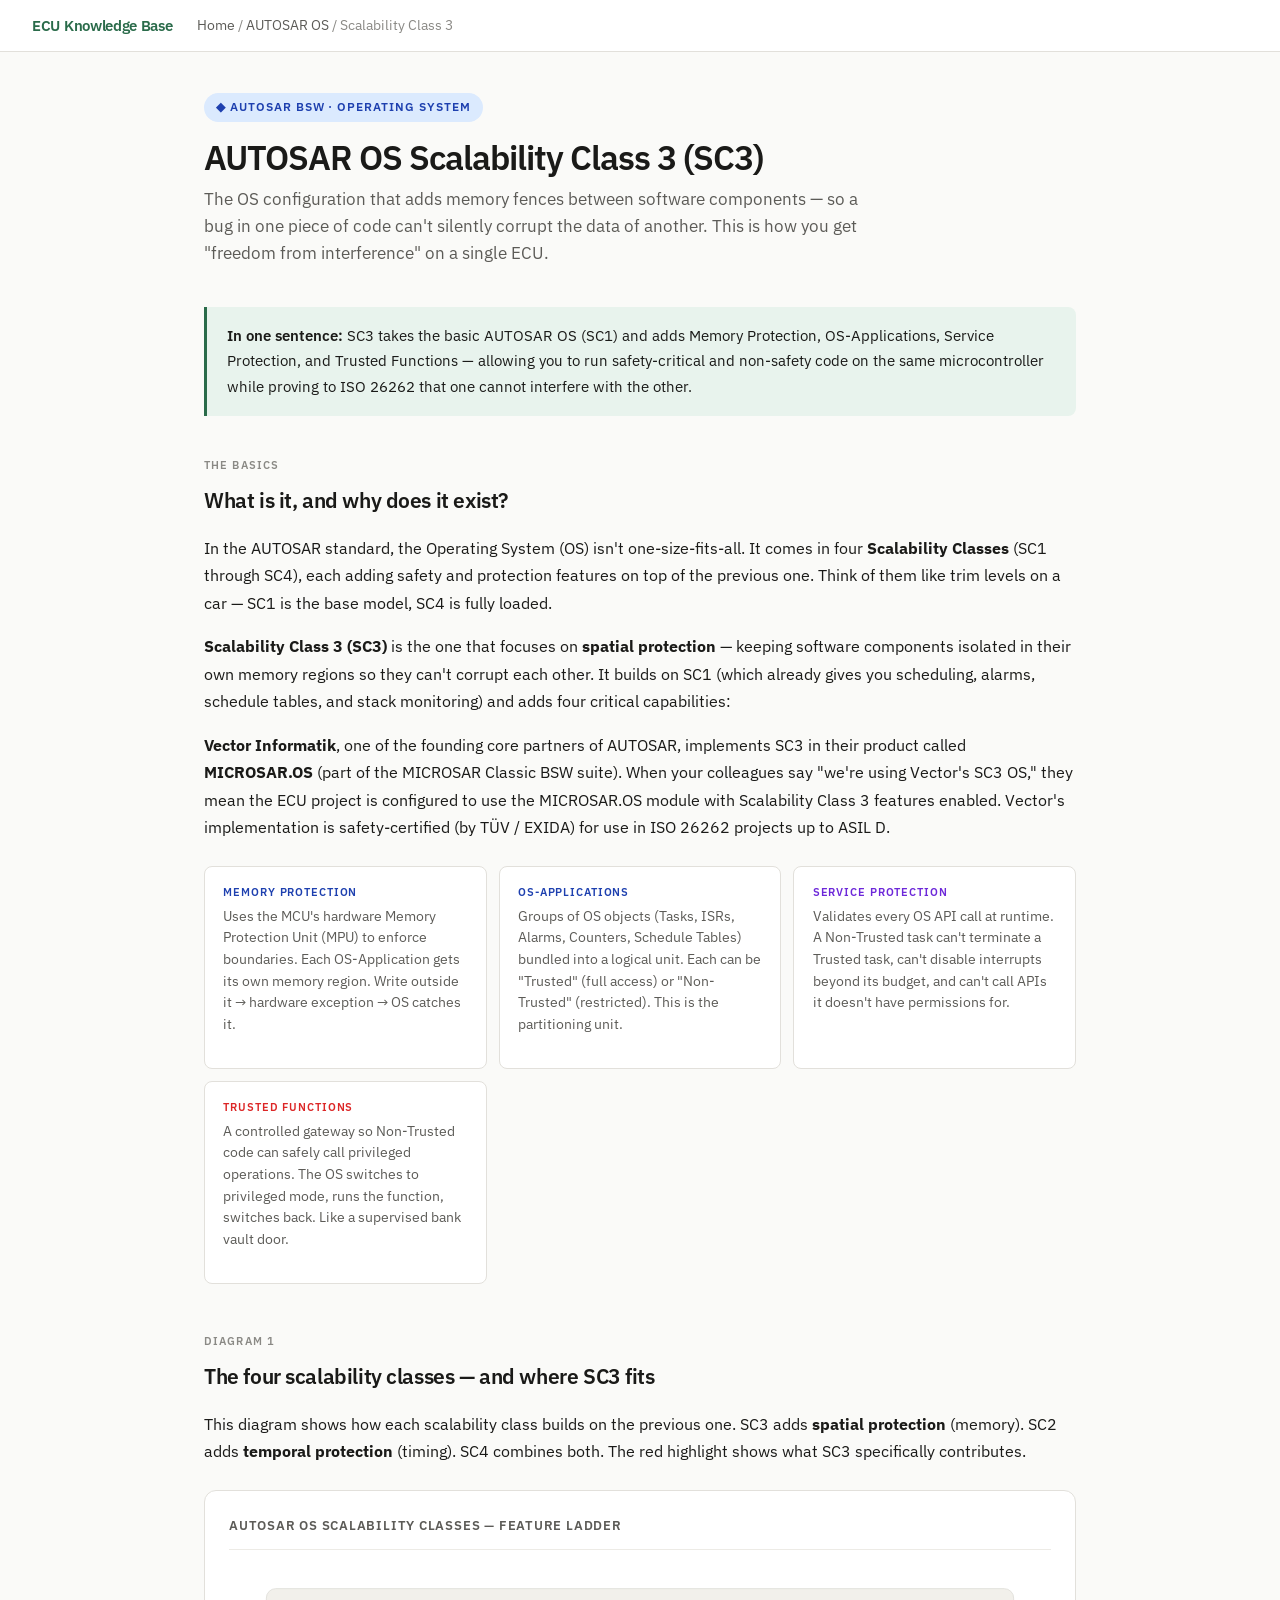
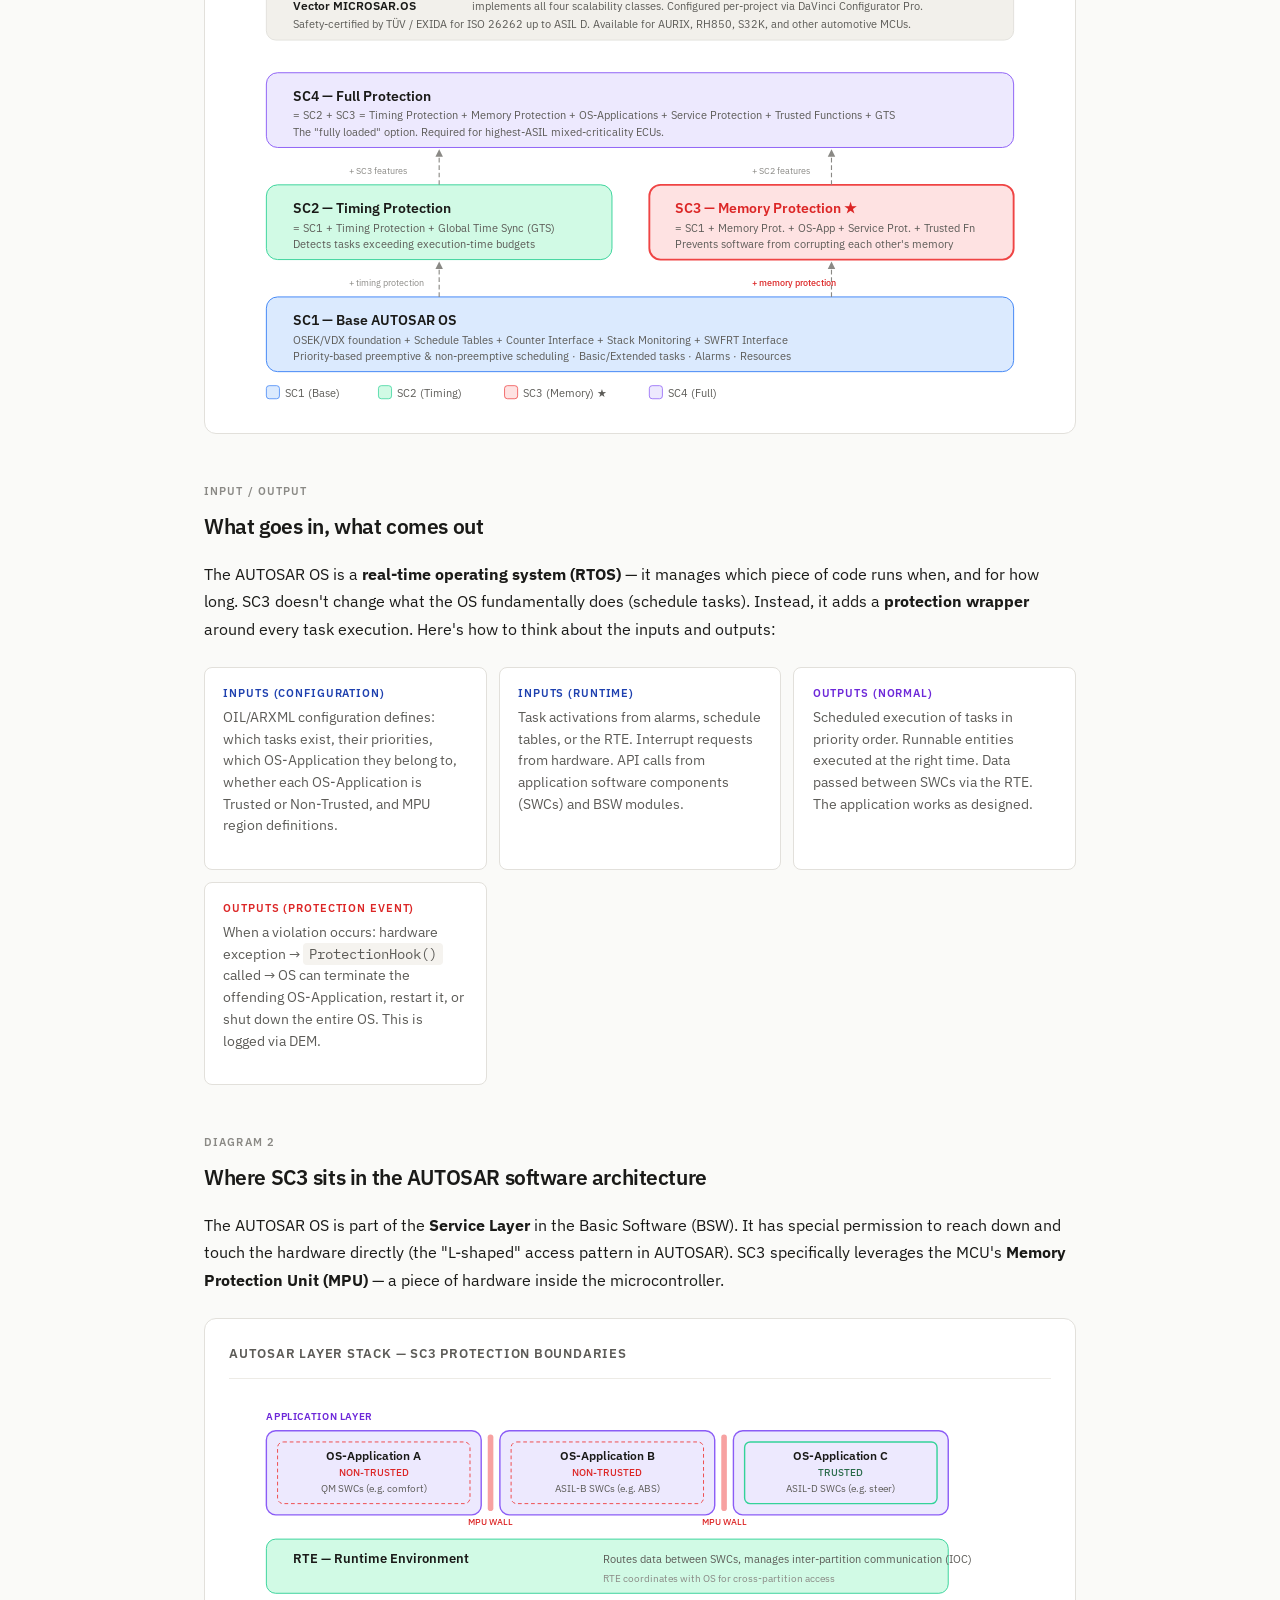
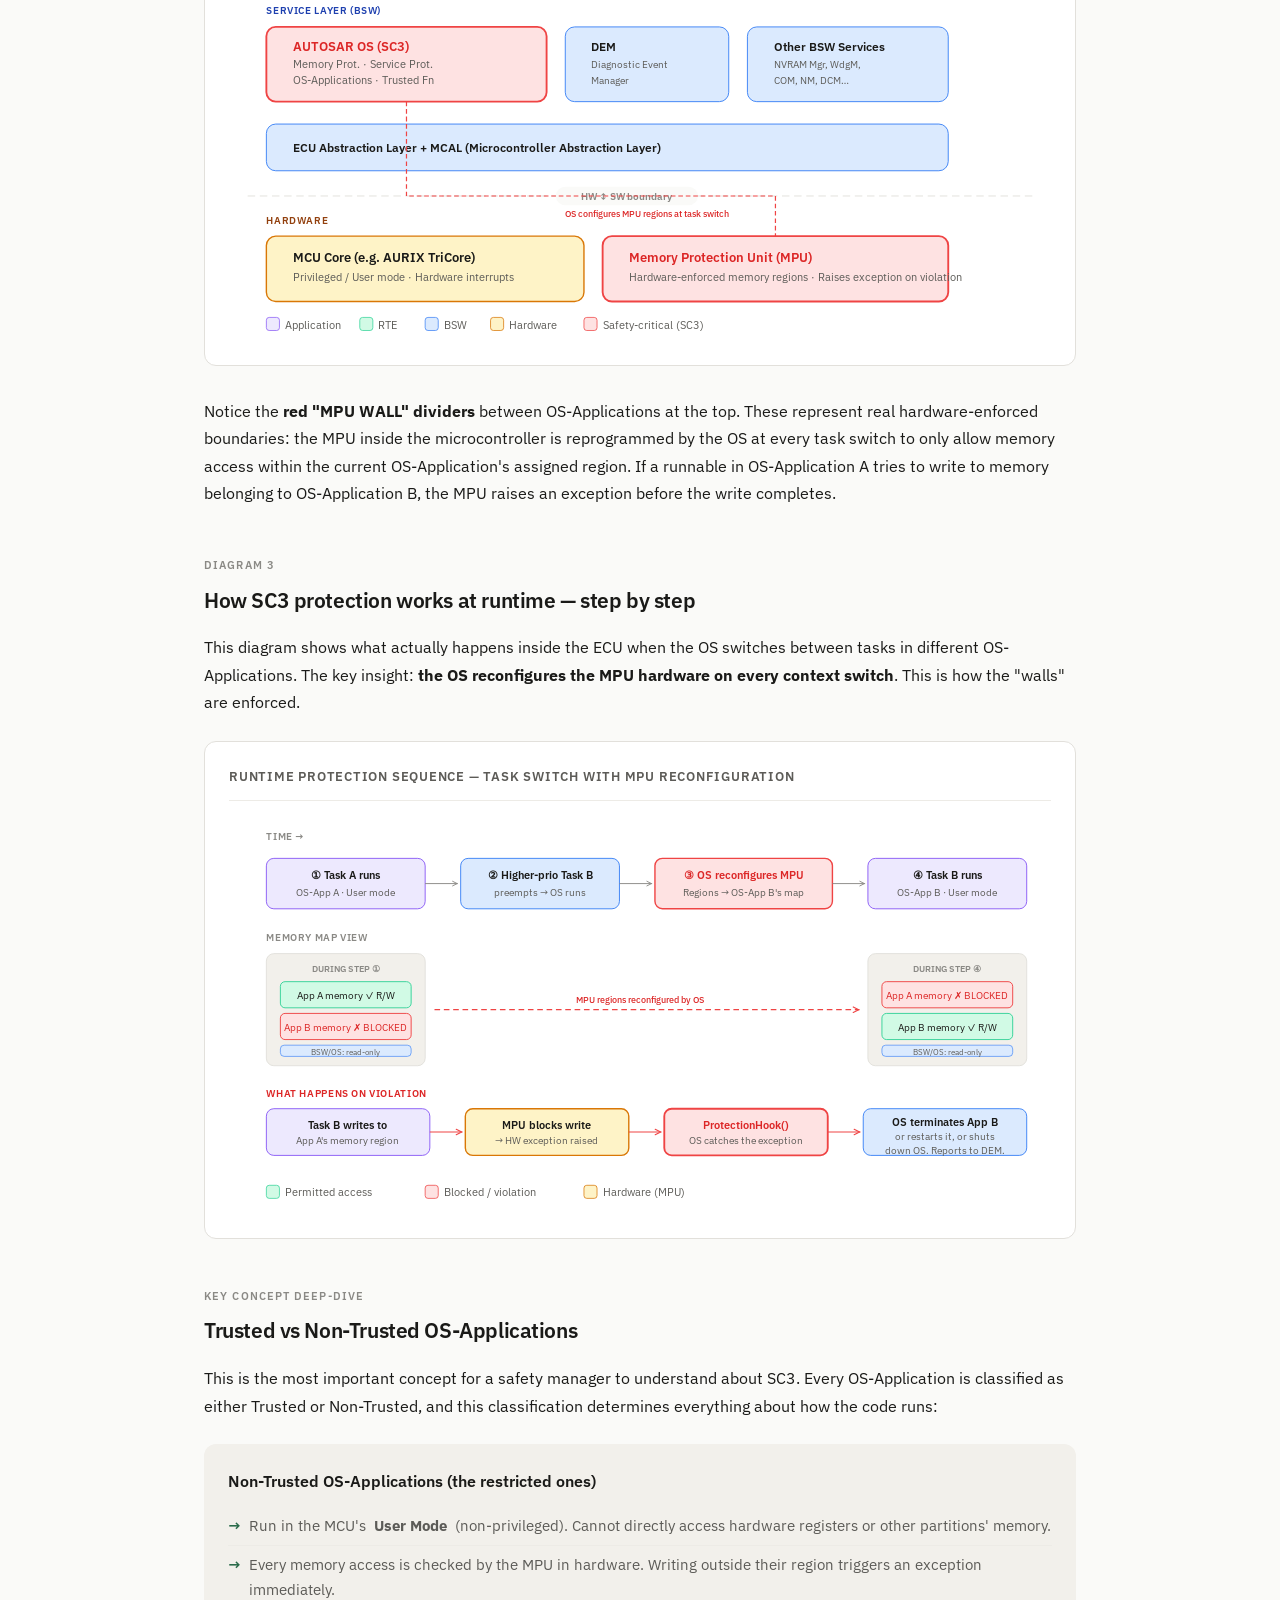
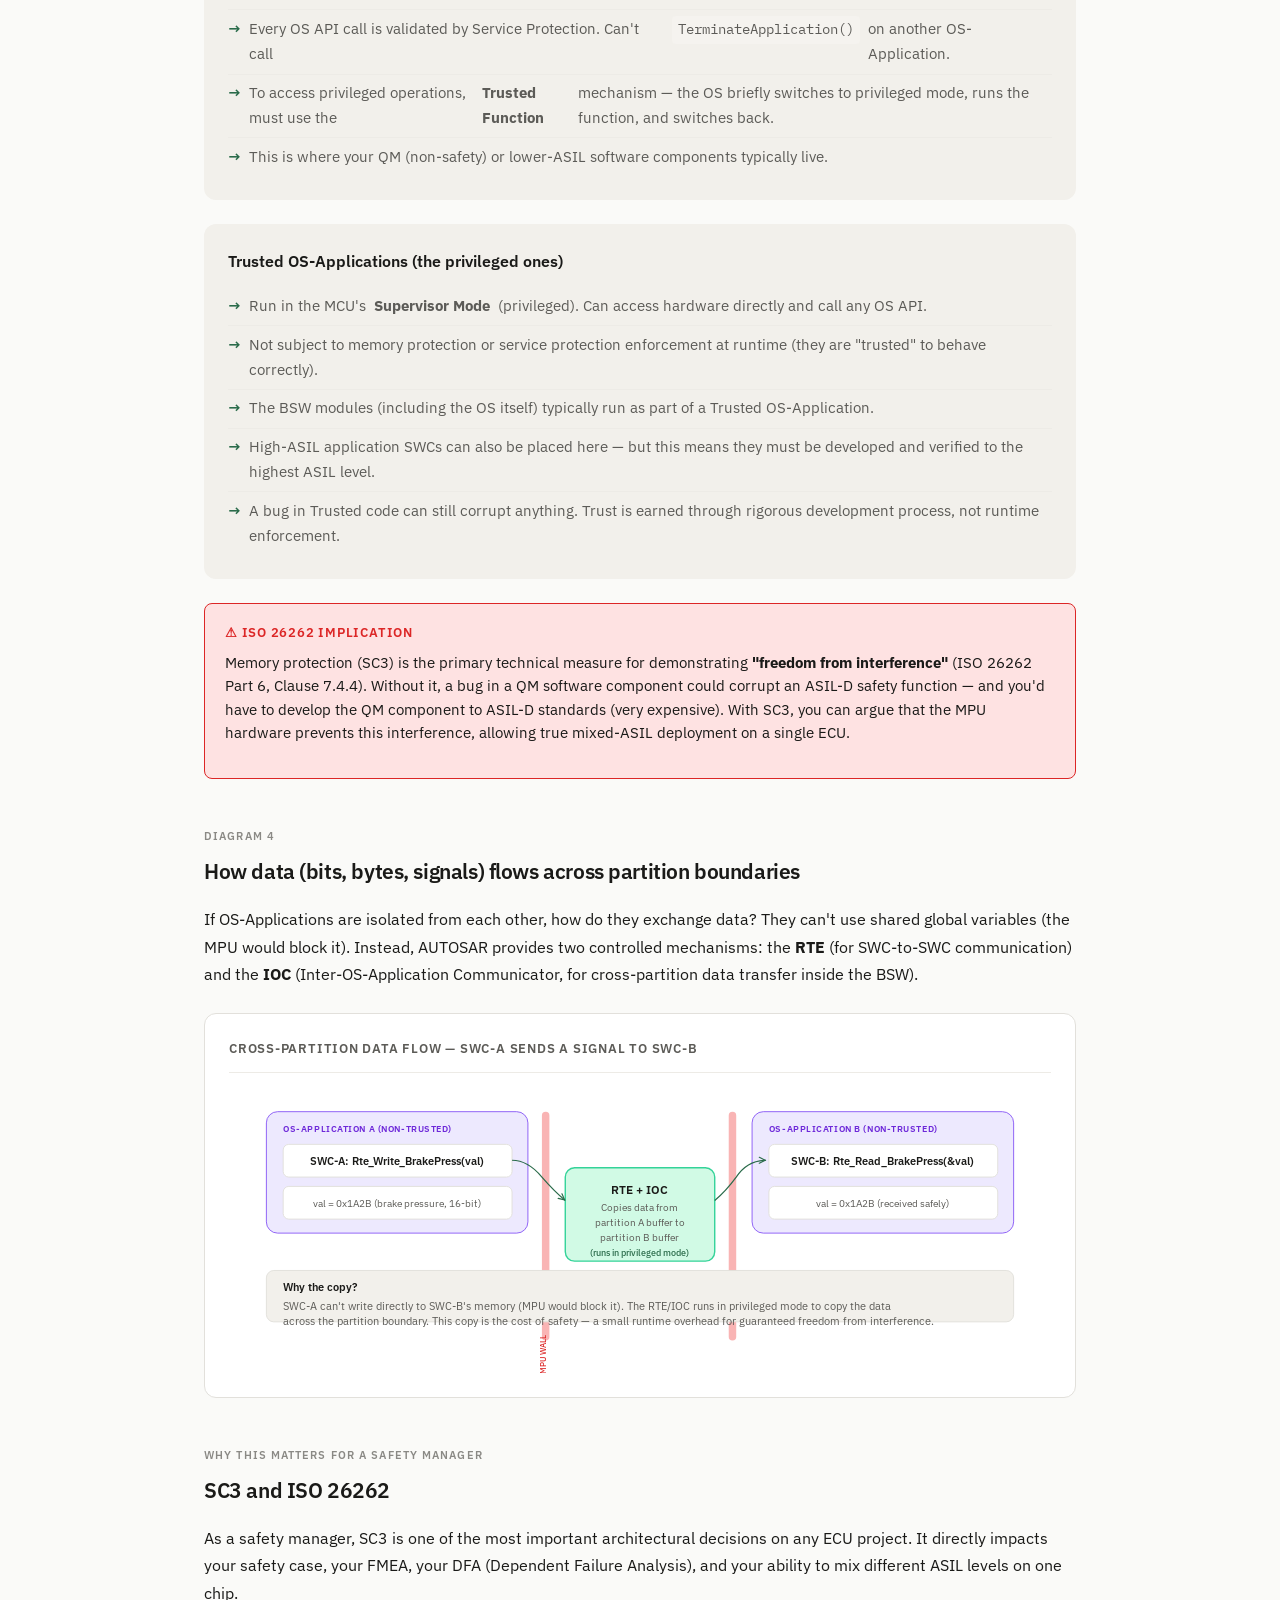
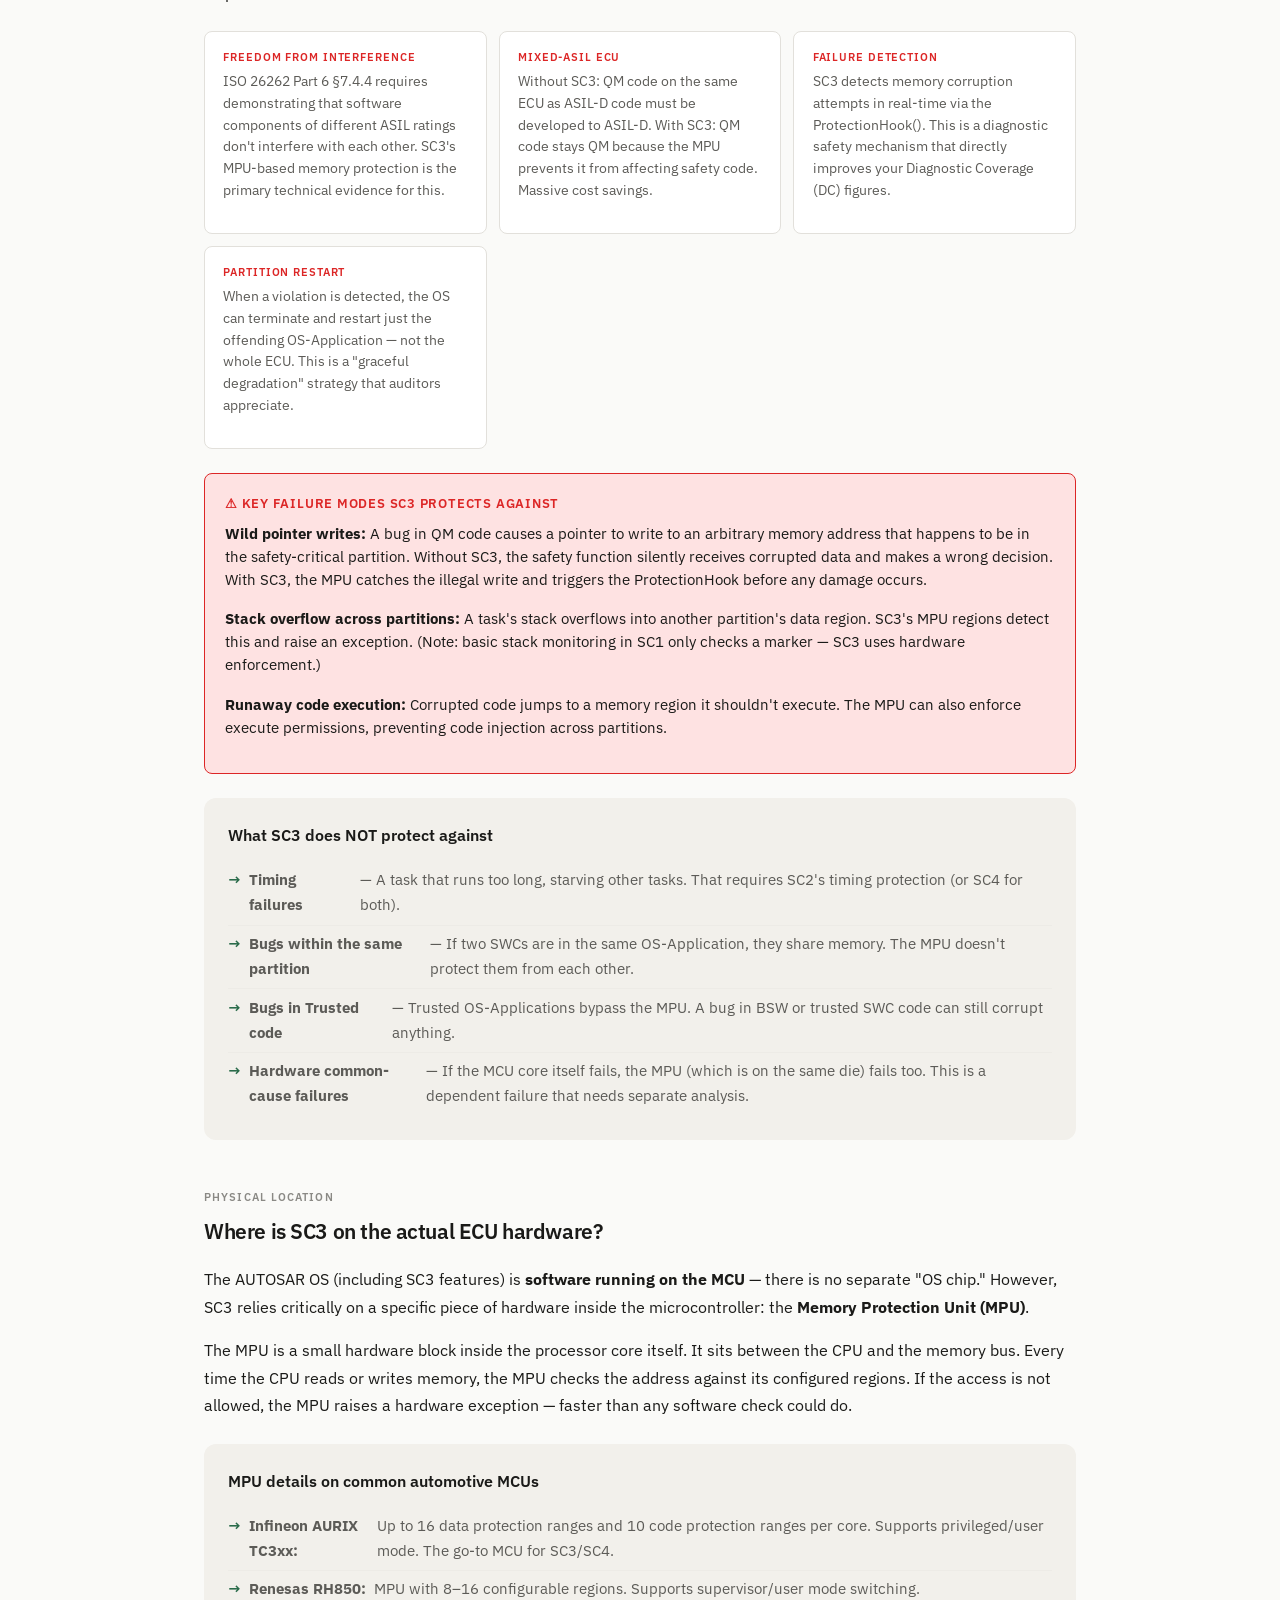
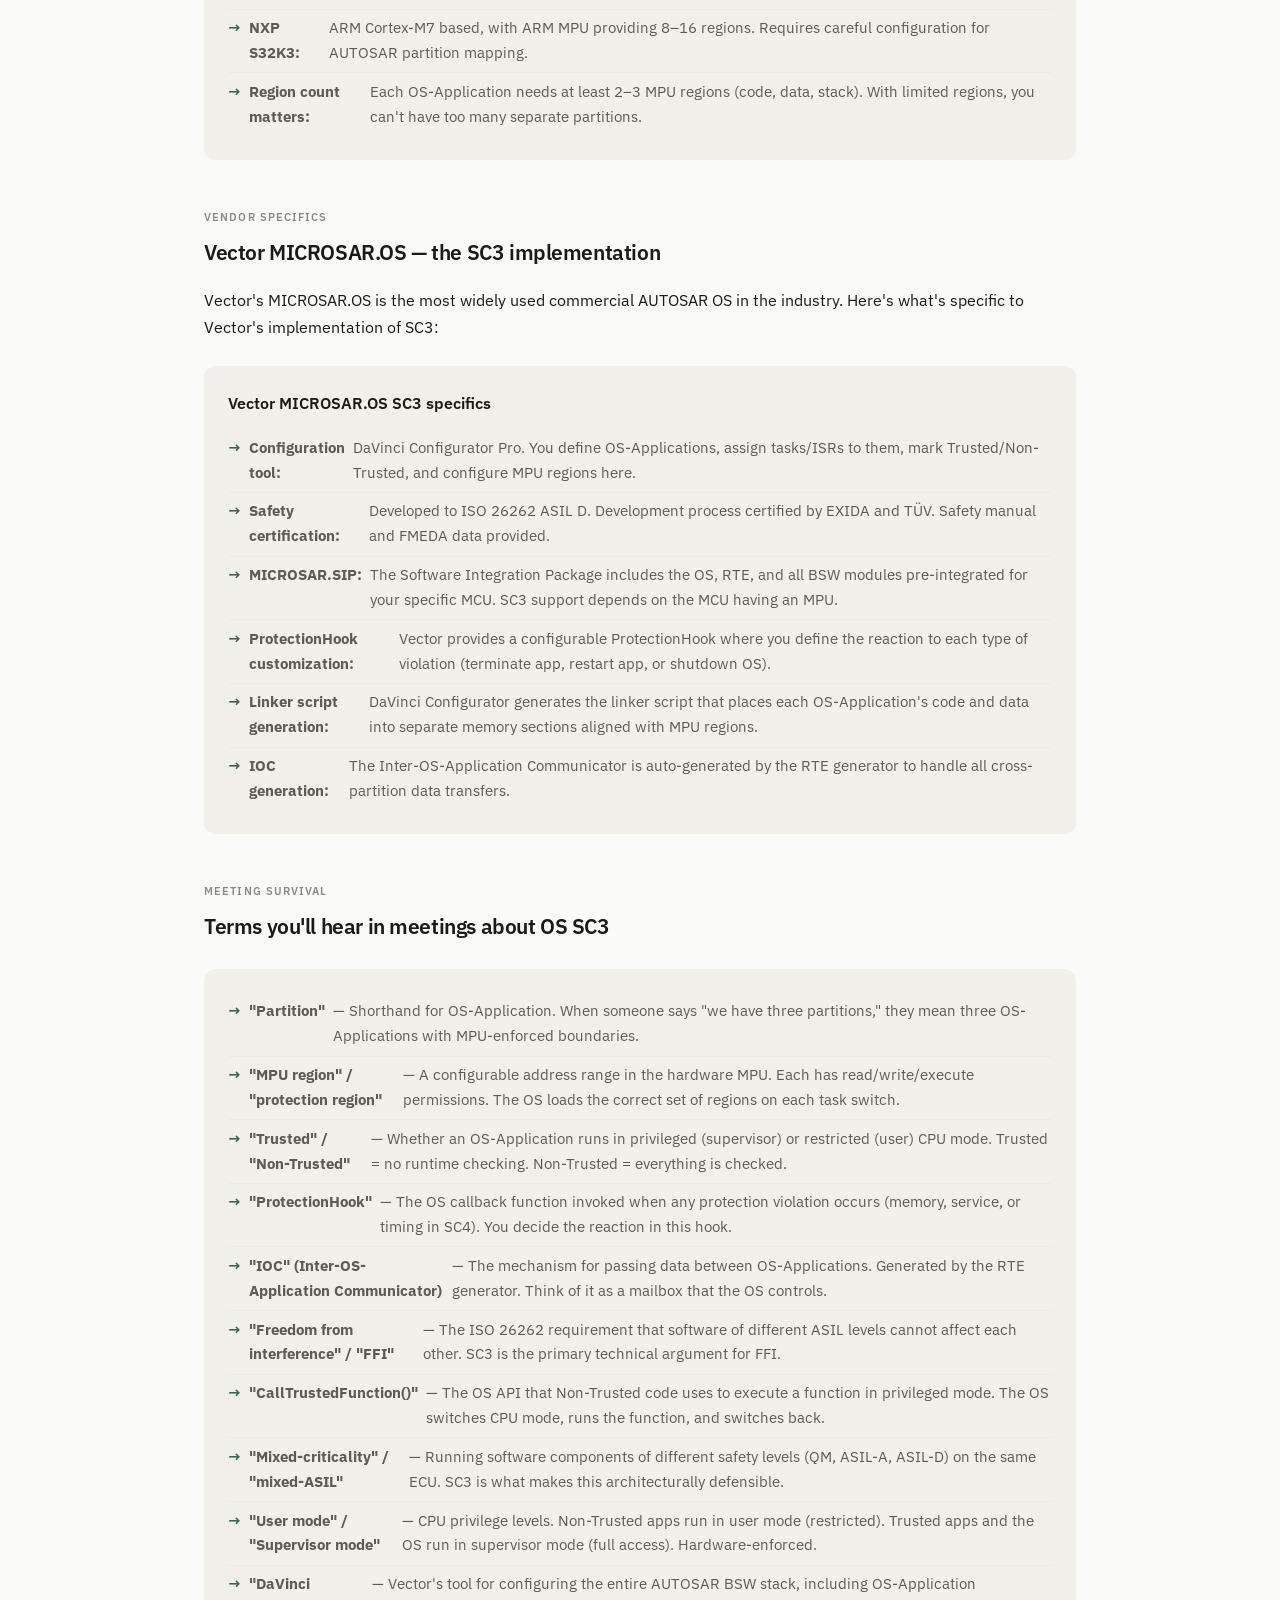
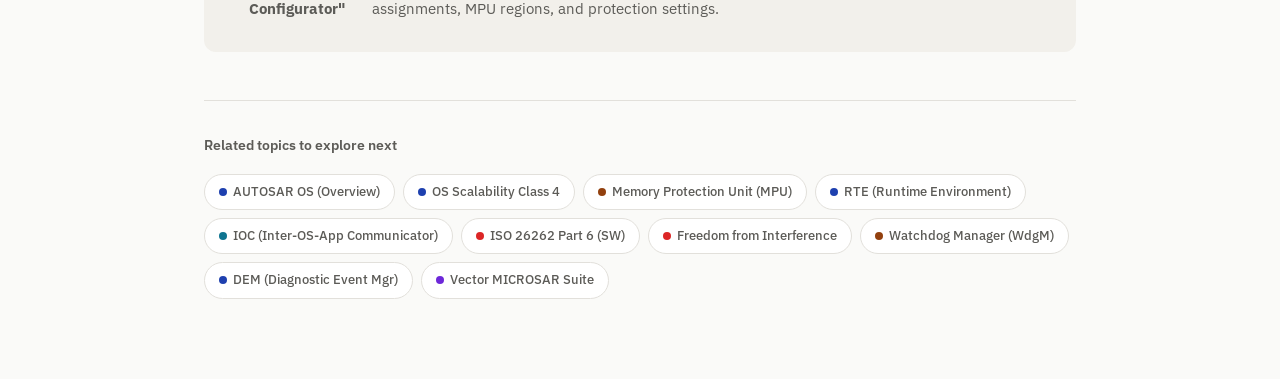
<file: topics/os_sc3.html>
<!DOCTYPE html>
<html lang="en">
<head>
<meta charset="UTF-8">
<meta name="viewport" content="width=device-width, initial-scale=1.0">
<title>AUTOSAR OS Scalability Class 3 (SC3) | ECU Knowledge Base</title>
<link rel="preconnect" href="https://fonts.googleapis.com">
<link href="https://fonts.googleapis.com/css2?family=IBM+Plex+Sans:wght@400;500;600&family=IBM+Plex+Mono:wght@400;500&display=swap" rel="stylesheet">
<style>
:root {
  --bg: #FAFAF8;
  --bg-card: #FFFFFF;
  --bg-aside: #F2F0EB;
  --bg-code: #F5F3EF;
  --text: #1A1A18;
  --text-secondary: #5C5B57;
  --text-tertiary: #8A8985;
  --accent: #2A6B4A;
  --accent-light: #E8F3ED;
  --border: #E2E0DB;
  --border-light: #EDEBE6;
  --hw-color: #92400E;
  --hw-bg: #FEF3C7;
  --hw-fill: #FEF3C7;
  --hw-stroke: #D97706;
  --sw-color: #1E40AF;
  --sw-fill: #DBEAFE;
  --sw-stroke: #3B82F6;
  --signal-color: #6D28D9;
  --signal-bg: #EDE9FE;
  --safety-color: #DC2626;
  --safety-bg: #FEE2E2;
  --safety-fill: #FEE2E2;
  --safety-stroke: #EF4444;
  --comm-color: #0E7490;
  --rte-fill: #D1FAE5;
  --rte-stroke: #34D399;
  --app-fill: #EDE9FE;
  --app-stroke: #8B5CF6;
  --radius: 8px;
  --radius-lg: 12px;
}
@media (prefers-color-scheme: dark) {
  :root {
    --bg: #141413; --bg-card: #1C1C1A; --bg-aside: #222220; --bg-code: #1E1E1C;
    --text: #E8E6E0; --text-secondary: #A3A29C; --text-tertiary: #6E6D69;
    --accent: #4ADE80; --accent-light: #1A2E23;
    --border: #2E2E2B; --border-light: #262624;
    --hw-color: #FBBF24; --hw-bg: #2A2312; --hw-fill: #3D2F0A; --hw-stroke: #FBBF24;
    --sw-color: #60A5FA; --sw-fill: #1B2A4A; --sw-stroke: #60A5FA;
    --signal-color: #A78BFA; --signal-bg: #1E1636;
    --safety-color: #F87171; --safety-bg: #2A1515; --safety-fill: #3A1818; --safety-stroke: #F87171;
    --comm-color: #22D3EE;
    --rte-fill: #14332A; --rte-stroke: #34D399;
    --app-fill: #231840; --app-stroke: #A78BFA;
  }
}
*, *::before, *::after { box-sizing: border-box; margin: 0; padding: 0; }
body { font-family: 'IBM Plex Sans', -apple-system, sans-serif; background: var(--bg); color: var(--text); line-height: 1.72; font-size: 16px; -webkit-font-smoothing: antialiased; }
.topnav { position: sticky; top: 0; z-index: 100; background: var(--bg-card); border-bottom: 1px solid var(--border); padding: 0 2rem; display: flex; align-items: center; gap: 1.5rem; height: 52px; font-size: 14px; }
.topnav-brand { font-weight: 600; color: var(--accent); text-decoration: none; letter-spacing: -0.02em; font-size: 15px; }
.topnav-crumb { color: var(--text-tertiary); }
.topnav-crumb a { color: var(--text-secondary); text-decoration: none; }
.topnav-crumb a:hover { color: var(--accent); }
.page { max-width: 920px; margin: 0 auto; padding: 2.5rem 1.5rem 5rem; }
.hero { margin-bottom: 2.5rem; }
.hero-domain { display: inline-flex; align-items: center; gap: 6px; font-size: 12px; font-weight: 600; text-transform: uppercase; letter-spacing: 0.08em; color: var(--sw-color); background: var(--sw-fill); padding: 4px 12px; border-radius: 20px; margin-bottom: 1rem; }
.hero h1 { font-size: 2.1rem; font-weight: 600; letter-spacing: -0.03em; line-height: 1.2; margin-bottom: 0.5rem; }
.hero-sub { font-size: 1.05rem; color: var(--text-secondary); line-height: 1.6; max-width: 680px; }
.oneliner { background: var(--accent-light); border-left: 3px solid var(--accent); padding: 1rem 1.25rem; border-radius: 0 var(--radius) var(--radius) 0; margin-bottom: 2.5rem; font-size: 15px; }
.oneliner strong { font-weight: 600; }
.section { margin-bottom: 3rem; }
.section-label { font-size: 11px; font-weight: 600; text-transform: uppercase; letter-spacing: 0.1em; color: var(--text-tertiary); margin-bottom: 0.5rem; }
.section h2 { font-size: 1.3rem; font-weight: 600; letter-spacing: -0.02em; margin-bottom: 1rem; }
.section p { margin-bottom: 1rem; }
.diagram-card { background: var(--bg-card); border: 1px solid var(--border); border-radius: var(--radius-lg); padding: 1.5rem; margin: 1.5rem 0 2rem; overflow-x: auto; }
.diagram-title { font-size: 13px; font-weight: 600; color: var(--text-secondary); text-transform: uppercase; letter-spacing: 0.06em; margin-bottom: 1.25rem; padding-bottom: 0.75rem; border-bottom: 1px solid var(--border-light); }
.diagram-card svg { display: block; margin: 0 auto; }
.info-grid { display: grid; grid-template-columns: repeat(auto-fit, minmax(220px, 1fr)); gap: 12px; margin: 1.5rem 0; }
.info-tile { background: var(--bg-card); border: 1px solid var(--border); border-radius: var(--radius); padding: 1rem 1.15rem; }
.info-tile-label { font-size: 11px; font-weight: 600; text-transform: uppercase; letter-spacing: 0.08em; margin-bottom: 4px; }
.info-tile-label.hw { color: var(--hw-color); } .info-tile-label.sw { color: var(--sw-color); }
.info-tile-label.signal { color: var(--signal-color); } .info-tile-label.safety { color: var(--safety-color); }
.info-tile p { font-size: 14px; color: var(--text-secondary); line-height: 1.55; }
.detail-block { background: var(--bg-aside); border-radius: var(--radius-lg); padding: 1.5rem; margin: 1.5rem 0; }
.detail-block h3 { font-size: 1rem; font-weight: 600; margin-bottom: 0.75rem; }
.detail-block ul { list-style: none; padding: 0; }
.detail-block li { padding: 0.4rem 0; font-size: 14.5px; color: var(--text-secondary); border-bottom: 1px solid var(--border-light); display: flex; align-items: baseline; gap: 8px; }
.detail-block li:last-child { border-bottom: none; }
.detail-block li::before { content: '→'; color: var(--accent); font-weight: 600; flex-shrink: 0; }
code { font-family: 'IBM Plex Mono', monospace; background: var(--bg-code); padding: 2px 6px; border-radius: 4px; font-size: 13.5px; }
.safety-callout { background: var(--safety-bg); border: 1px solid var(--safety-color); border-radius: var(--radius); padding: 1.15rem 1.25rem; margin: 1.5rem 0; }
.safety-callout-title { font-size: 13px; font-weight: 600; color: var(--safety-color); text-transform: uppercase; letter-spacing: 0.06em; margin-bottom: 0.4rem; }
.safety-callout p { font-size: 14.5px; line-height: 1.6; }
.crosslinks { margin-top: 3rem; padding-top: 2rem; border-top: 1px solid var(--border); }
.crosslinks h3 { font-size: 14px; font-weight: 600; color: var(--text-secondary); margin-bottom: 1rem; }
.crosslinks-grid { display: flex; flex-wrap: wrap; gap: 8px; }
.crosslink-chip { display: inline-flex; align-items: center; gap: 6px; font-size: 13px; font-weight: 500; padding: 6px 14px; border-radius: 20px; text-decoration: none; border: 1px solid var(--border); background: var(--bg-card); color: var(--text-secondary); transition: 0.15s; }
.crosslink-chip:hover { border-color: var(--accent); color: var(--accent); }
.crosslink-chip .dot { width: 8px; height: 8px; border-radius: 50%; flex-shrink: 0; }
@media (max-width: 640px) { .page { padding: 1.5rem 1rem 3rem; } .hero h1 { font-size: 1.65rem; } .info-grid { grid-template-columns: 1fr; } }
</style>
</head>
<body>

<nav class="topnav">
  <a href="index.html" class="topnav-brand">ECU Knowledge Base</a>
  <span class="topnav-crumb"><a href="index.html">Home</a> / <a href="#">AUTOSAR OS</a> / Scalability Class 3</span>
</nav>

<main class="page">

<header class="hero">
  <div class="hero-domain">&#9670; AUTOSAR BSW · Operating System</div>
  <h1>AUTOSAR OS Scalability Class 3 (SC3)</h1>
  <p class="hero-sub">The OS configuration that adds memory fences between software components — so a bug in one piece of code can't silently corrupt the data of another. This is how you get "freedom from interference" on a single ECU.</p>
</header>

<div class="oneliner">
  <strong>In one sentence:</strong> SC3 takes the basic AUTOSAR OS (SC1) and adds Memory Protection, OS-Applications, Service Protection, and Trusted Functions — allowing you to run safety-critical and non-safety code on the same microcontroller while proving to ISO 26262 that one cannot interfere with the other.
</div>

<!-- ===== BASICS ===== -->
<section class="section">
  <div class="section-label">The basics</div>
  <h2>What is it, and why does it exist?</h2>
  <p>In the AUTOSAR standard, the Operating System (OS) isn't one-size-fits-all. It comes in four <strong>Scalability Classes</strong> (SC1 through SC4), each adding safety and protection features on top of the previous one. Think of them like trim levels on a car — SC1 is the base model, SC4 is fully loaded.</p>
  <p><strong>Scalability Class 3 (SC3)</strong> is the one that focuses on <strong>spatial protection</strong> — keeping software components isolated in their own memory regions so they can't corrupt each other. It builds on SC1 (which already gives you scheduling, alarms, schedule tables, and stack monitoring) and adds four critical capabilities:</p>
  <p><strong>Vector Informatik</strong>, one of the founding core partners of AUTOSAR, implements SC3 in their product called <strong>MICROSAR.OS</strong> (part of the MICROSAR Classic BSW suite). When your colleagues say "we're using Vector's SC3 OS," they mean the ECU project is configured to use the MICROSAR.OS module with Scalability Class 3 features enabled. Vector's implementation is safety-certified (by TÜV / EXIDA) for use in ISO 26262 projects up to ASIL D.</p>
  <div class="info-grid">
    <div class="info-tile"><div class="info-tile-label sw">Memory Protection</div><p>Uses the MCU's hardware Memory Protection Unit (MPU) to enforce boundaries. Each OS-Application gets its own memory region. Write outside it → hardware exception → OS catches it.</p></div>
    <div class="info-tile"><div class="info-tile-label sw">OS-Applications</div><p>Groups of OS objects (Tasks, ISRs, Alarms, Counters, Schedule Tables) bundled into a logical unit. Each can be "Trusted" (full access) or "Non-Trusted" (restricted). This is the partitioning unit.</p></div>
    <div class="info-tile"><div class="info-tile-label signal">Service Protection</div><p>Validates every OS API call at runtime. A Non-Trusted task can't terminate a Trusted task, can't disable interrupts beyond its budget, and can't call APIs it doesn't have permissions for.</p></div>
    <div class="info-tile"><div class="info-tile-label safety">Trusted Functions</div><p>A controlled gateway so Non-Trusted code can safely call privileged operations. The OS switches to privileged mode, runs the function, switches back. Like a supervised bank vault door.</p></div>
  </div>
</section>

<!-- ===== DIAGRAM 1: ALL FOUR SCALABILITY CLASSES ===== -->
<section class="section">
  <div class="section-label">Diagram 1</div>
  <h2>The four scalability classes — and where SC3 fits</h2>
  <p>This diagram shows how each scalability class builds on the previous one. SC3 adds <strong>spatial protection</strong> (memory). SC2 adds <strong>temporal protection</strong> (timing). SC4 combines both. The red highlight shows what SC3 specifically contributes.</p>

  <div class="diagram-card">
    <div class="diagram-title">AUTOSAR OS Scalability Classes — feature ladder</div>
    <svg width="100%" viewBox="0 0 880 470" xmlns="http://www.w3.org/2000/svg" font-family="'IBM Plex Sans', sans-serif">

      <!-- SC1 base -->
      <rect x="40" y="350" width="800" height="80" rx="12" fill="var(--sw-fill)" stroke="var(--sw-stroke)" stroke-width="1"/>
      <text x="68" y="380" font-weight="600" font-size="15" fill="var(--text)">SC1 — Base AUTOSAR OS</text>
      <text x="68" y="400" font-size="12" fill="var(--text-secondary)">OSEK/VDX foundation + Schedule Tables + Counter Interface + Stack Monitoring + SWFRT Interface</text>
      <text x="68" y="418" font-size="12" fill="var(--text-secondary)">Priority-based preemptive &amp; non-preemptive scheduling · Basic/Extended tasks · Alarms · Resources</text>

      <!-- SC2 left branch -->
      <rect x="40" y="230" width="370" height="80" rx="12" fill="var(--rte-fill)" stroke="var(--rte-stroke)" stroke-width="1"/>
      <text x="68" y="260" font-weight="600" font-size="15" fill="var(--text)">SC2 — Timing Protection</text>
      <text x="68" y="280" font-size="12" fill="var(--text-secondary)">= SC1 + Timing Protection + Global Time Sync (GTS)</text>
      <text x="68" y="298" font-size="12" fill="var(--text-secondary)">Detects tasks exceeding execution-time budgets</text>

      <!-- SC3 right branch — highlighted -->
      <rect x="450" y="230" width="390" height="80" rx="12" fill="var(--safety-fill)" stroke="var(--safety-stroke)" stroke-width="2"/>
      <text x="478" y="260" font-weight="600" font-size="15" fill="var(--safety-color)">SC3 — Memory Protection ★</text>
      <text x="478" y="280" font-size="12" fill="var(--text-secondary)">= SC1 + Memory Prot. + OS-App + Service Prot. + Trusted Fn</text>
      <text x="478" y="298" font-size="12" fill="var(--text-secondary)">Prevents software from corrupting each other's memory</text>

      <!-- SC4 top -->
      <rect x="40" y="110" width="800" height="80" rx="12" fill="var(--app-fill)" stroke="var(--app-stroke)" stroke-width="1"/>
      <text x="68" y="140" font-weight="600" font-size="15" fill="var(--text)">SC4 — Full Protection</text>
      <text x="68" y="160" font-size="12" fill="var(--text-secondary)">= SC2 + SC3 = Timing Protection + Memory Protection + OS-Applications + Service Protection + Trusted Functions + GTS</text>
      <text x="68" y="178" font-size="12" fill="var(--text-secondary)">The "fully loaded" option. Required for highest-ASIL mixed-criticality ECUs.</text>

      <!-- Connecting lines SC1 → SC2 -->
      <line x1="225" y1="350" x2="225" y2="318" stroke="var(--text-tertiary)" stroke-width="1.2" stroke-dasharray="5 3"/>
      <polygon points="225,312 221,320 229,320" fill="var(--text-tertiary)"/>
      <!-- SC1 → SC3 -->
      <line x1="645" y1="350" x2="645" y2="318" stroke="var(--text-tertiary)" stroke-width="1.2" stroke-dasharray="5 3"/>
      <polygon points="645,312 641,320 649,320" fill="var(--text-tertiary)"/>
      <!-- SC2 → SC4 -->
      <line x1="225" y1="230" x2="225" y2="198" stroke="var(--text-tertiary)" stroke-width="1.2" stroke-dasharray="5 3"/>
      <polygon points="225,192 221,200 229,200" fill="var(--text-tertiary)"/>
      <!-- SC3 → SC4 -->
      <line x1="645" y1="230" x2="645" y2="198" stroke="var(--text-tertiary)" stroke-width="1.2" stroke-dasharray="5 3"/>
      <polygon points="645,192 641,200 649,200" fill="var(--text-tertiary)"/>

      <!-- Labels on arrows -->
      <text x="128" y="338" font-size="10" fill="var(--text-tertiary)">+ timing protection</text>
      <text x="560" y="338" font-size="10" fill="var(--safety-color)" font-weight="500">+ memory protection</text>
      <text x="128" y="218" font-size="10" fill="var(--text-tertiary)">+ SC3 features</text>
      <text x="560" y="218" font-size="10" fill="var(--text-tertiary)">+ SC2 features</text>

      <!-- Vector callout -->
      <rect x="40" y="20" width="800" height="55" rx="10" fill="var(--bg-aside)" stroke="var(--border)" stroke-width="1"/>
      <text x="68" y="43" font-weight="600" font-size="13" fill="var(--text)">Vector MICROSAR.OS</text>
      <text x="260" y="43" font-size="12" fill="var(--text-secondary)">implements all four scalability classes. Configured per-project via DaVinci Configurator Pro.</text>
      <text x="68" y="62" font-size="12" fill="var(--text-secondary)">Safety-certified by TÜV / EXIDA for ISO 26262 up to ASIL D. Available for AURIX, RH850, S32K, and other automotive MCUs.</text>

      <!-- Legend -->
      <rect x="40" y="445" width="14" height="14" rx="3" fill="var(--sw-fill)" stroke="var(--sw-stroke)" stroke-width="0.8"/>
      <text x="60" y="457" font-size="11.5" fill="var(--text-secondary)">SC1 (Base)</text>
      <rect x="160" y="445" width="14" height="14" rx="3" fill="var(--rte-fill)" stroke="var(--rte-stroke)" stroke-width="0.8"/>
      <text x="180" y="457" font-size="11.5" fill="var(--text-secondary)">SC2 (Timing)</text>
      <rect x="295" y="445" width="14" height="14" rx="3" fill="var(--safety-fill)" stroke="var(--safety-stroke)" stroke-width="0.8"/>
      <text x="315" y="457" font-size="11.5" fill="var(--text-secondary)">SC3 (Memory) ★</text>
      <rect x="450" y="445" width="14" height="14" rx="3" fill="var(--app-fill)" stroke="var(--app-stroke)" stroke-width="0.8"/>
      <text x="470" y="457" font-size="11.5" fill="var(--text-secondary)">SC4 (Full)</text>
    </svg>
  </div>
</section>

<!-- ===== WHAT GOES IN / OUT ===== -->
<section class="section">
  <div class="section-label">Input / Output</div>
  <h2>What goes in, what comes out</h2>
  <p>The AUTOSAR OS is a <strong>real-time operating system (RTOS)</strong> — it manages which piece of code runs when, and for how long. SC3 doesn't change what the OS fundamentally does (schedule tasks). Instead, it adds a <strong>protection wrapper</strong> around every task execution. Here's how to think about the inputs and outputs:</p>
  <div class="info-grid">
    <div class="info-tile"><div class="info-tile-label sw">Inputs (configuration)</div><p>OIL/ARXML configuration defines: which tasks exist, their priorities, which OS-Application they belong to, whether each OS-Application is Trusted or Non-Trusted, and MPU region definitions.</p></div>
    <div class="info-tile"><div class="info-tile-label sw">Inputs (runtime)</div><p>Task activations from alarms, schedule tables, or the RTE. Interrupt requests from hardware. API calls from application software components (SWCs) and BSW modules.</p></div>
    <div class="info-tile"><div class="info-tile-label signal">Outputs (normal)</div><p>Scheduled execution of tasks in priority order. Runnable entities executed at the right time. Data passed between SWCs via the RTE. The application works as designed.</p></div>
    <div class="info-tile"><div class="info-tile-label safety">Outputs (protection event)</div><p>When a violation occurs: hardware exception → <code>ProtectionHook()</code> called → OS can terminate the offending OS-Application, restart it, or shut down the entire OS. This is logged via DEM.</p></div>
  </div>
</section>

<!-- ===== DIAGRAM 2: AUTOSAR LAYER STACK ===== -->
<section class="section">
  <div class="section-label">Diagram 2</div>
  <h2>Where SC3 sits in the AUTOSAR software architecture</h2>
  <p>The AUTOSAR OS is part of the <strong>Service Layer</strong> in the Basic Software (BSW). It has special permission to reach down and touch the hardware directly (the "L-shaped" access pattern in AUTOSAR). SC3 specifically leverages the MCU's <strong>Memory Protection Unit (MPU)</strong> — a piece of hardware inside the microcontroller.</p>

  <div class="diagram-card">
    <div class="diagram-title">AUTOSAR layer stack — SC3 protection boundaries</div>
    <svg width="100%" viewBox="0 0 880 580" xmlns="http://www.w3.org/2000/svg" font-family="'IBM Plex Sans', sans-serif">

      <!-- Application Layer -->
      <text x="40" y="22" font-size="11" font-weight="600" fill="var(--signal-color)" letter-spacing="0.06em">APPLICATION LAYER</text>

      <!-- Non-Trusted OS-App A -->
      <rect x="40" y="34" width="230" height="90" rx="10" fill="var(--app-fill)" stroke="var(--app-stroke)" stroke-width="1.5"/>
      <rect x="52" y="46" width="206" height="66" rx="6" fill="none" stroke="var(--safety-stroke)" stroke-width="1" stroke-dasharray="4 3"/>
      <text x="155" y="65" text-anchor="middle" font-weight="600" font-size="13" fill="var(--text)">OS-Application A</text>
      <text x="155" y="82" text-anchor="middle" font-size="11" fill="var(--safety-color)" font-weight="500">NON-TRUSTED</text>
      <text x="155" y="100" text-anchor="middle" font-size="11" fill="var(--text-secondary)">QM SWCs (e.g. comfort)</text>

      <!-- Non-Trusted OS-App B -->
      <rect x="290" y="34" width="230" height="90" rx="10" fill="var(--app-fill)" stroke="var(--app-stroke)" stroke-width="1.5"/>
      <rect x="302" y="46" width="206" height="66" rx="6" fill="none" stroke="var(--safety-stroke)" stroke-width="1" stroke-dasharray="4 3"/>
      <text x="405" y="65" text-anchor="middle" font-weight="600" font-size="13" fill="var(--text)">OS-Application B</text>
      <text x="405" y="82" text-anchor="middle" font-size="11" fill="var(--safety-color)" font-weight="500">NON-TRUSTED</text>
      <text x="405" y="100" text-anchor="middle" font-size="11" fill="var(--text-secondary)">ASIL-B SWCs (e.g. ABS)</text>

      <!-- Trusted OS-App C -->
      <rect x="540" y="34" width="230" height="90" rx="10" fill="var(--app-fill)" stroke="var(--app-stroke)" stroke-width="1.5"/>
      <rect x="552" y="46" width="206" height="66" rx="6" fill="none" stroke="var(--rte-stroke)" stroke-width="1.5"/>
      <text x="655" y="65" text-anchor="middle" font-weight="600" font-size="13" fill="var(--text)">OS-Application C</text>
      <text x="655" y="82" text-anchor="middle" font-size="11" fill="var(--accent)" font-weight="500">TRUSTED</text>
      <text x="655" y="100" text-anchor="middle" font-size="11" fill="var(--text-secondary)">ASIL-D SWCs (e.g. steer)</text>

      <!-- Memory walls between apps -->
      <rect x="277" y="38" width="6" height="82" rx="3" fill="var(--safety-stroke)" opacity="0.5"/>
      <rect x="527" y="38" width="6" height="82" rx="3" fill="var(--safety-stroke)" opacity="0.5"/>
      <text x="280" y="135" text-anchor="middle" font-size="9.5" fill="var(--safety-color)" font-weight="500">MPU WALL</text>
      <text x="530" y="135" text-anchor="middle" font-size="9.5" fill="var(--safety-color)" font-weight="500">MPU WALL</text>

      <!-- RTE Layer -->
      <rect x="40" y="150" width="730" height="58" rx="10" fill="var(--rte-fill)" stroke="var(--rte-stroke)" stroke-width="1"/>
      <text x="68" y="176" font-weight="600" font-size="14" fill="var(--text)">RTE — Runtime Environment</text>
      <text x="400" y="176" font-size="12" fill="var(--text-secondary)">Routes data between SWCs, manages inter-partition communication (IOC)</text>
      <text x="400" y="196" font-size="11" fill="var(--text-tertiary)">RTE coordinates with OS for cross-partition access</text>

      <!-- Service Layer with OS highlighted -->
      <text x="40" y="230" font-size="11" font-weight="600" fill="var(--sw-color)" letter-spacing="0.06em">SERVICE LAYER (BSW)</text>

      <rect x="40" y="244" width="300" height="80" rx="10" fill="var(--safety-fill)" stroke="var(--safety-stroke)" stroke-width="2"/>
      <text x="68" y="270" font-weight="600" font-size="14" fill="var(--safety-color)">AUTOSAR OS (SC3)</text>
      <text x="68" y="288" font-size="11.5" fill="var(--text-secondary)">Memory Prot. · Service Prot.</text>
      <text x="68" y="305" font-size="11.5" fill="var(--text-secondary)">OS-Applications · Trusted Fn</text>

      <rect x="360" y="244" width="175" height="80" rx="10" fill="var(--sw-fill)" stroke="var(--sw-stroke)" stroke-width="1"/>
      <text x="388" y="270" font-weight="600" font-size="13" fill="var(--text)">DEM</text>
      <text x="388" y="288" font-size="11" fill="var(--text-secondary)">Diagnostic Event</text>
      <text x="388" y="305" font-size="11" fill="var(--text-secondary)">Manager</text>

      <rect x="555" y="244" width="215" height="80" rx="10" fill="var(--sw-fill)" stroke="var(--sw-stroke)" stroke-width="1"/>
      <text x="583" y="270" font-weight="600" font-size="13" fill="var(--text)">Other BSW Services</text>
      <text x="583" y="288" font-size="11" fill="var(--text-secondary)">NVRAM Mgr, WdgM,</text>
      <text x="583" y="305" font-size="11" fill="var(--text-secondary)">COM, NM, DCM…</text>

      <!-- ECU Abstraction / MCAL -->
      <rect x="40" y="348" width="730" height="50" rx="10" fill="var(--sw-fill)" stroke="var(--sw-stroke)" stroke-width="1"/>
      <text x="68" y="378" font-weight="600" font-size="13" fill="var(--text)">ECU Abstraction Layer + MCAL (Microcontroller Abstraction Layer)</text>

      <!-- HW Boundary -->
      <line x1="20" y1="425" x2="860" y2="425" stroke="var(--border)" stroke-width="1" stroke-dasharray="8 5"/>
      <rect x="350" y="415" width="152" height="20" rx="10" fill="var(--bg)"/>
      <text x="426" y="429" text-anchor="middle" font-size="11" font-weight="600" fill="var(--text-tertiary)">HW ↕ SW boundary</text>

      <!-- Hardware -->
      <text x="40" y="455" font-size="11" font-weight="600" fill="var(--hw-color)" letter-spacing="0.06em">HARDWARE</text>

      <rect x="40" y="468" width="340" height="70" rx="10" fill="var(--hw-fill)" stroke="var(--hw-stroke)" stroke-width="1.5"/>
      <text x="68" y="496" font-weight="600" font-size="14" fill="var(--text)">MCU Core (e.g. AURIX TriCore)</text>
      <text x="68" y="516" font-size="12" fill="var(--text-secondary)">Privileged / User mode · Hardware interrupts</text>

      <rect x="400" y="468" width="370" height="70" rx="10" fill="var(--safety-fill)" stroke="var(--safety-stroke)" stroke-width="2"/>
      <text x="428" y="496" font-weight="600" font-size="14" fill="var(--safety-color)">Memory Protection Unit (MPU)</text>
      <text x="428" y="516" font-size="12" fill="var(--text-secondary)">Hardware-enforced memory regions · Raises exception on violation</text>

      <!-- Arrow OS→MPU -->
      <path d="M190 324 L190 340 Q190 348 190 348 L190 398 Q190 425 190 425 L585 425 Q585 438 585 438 L585 468" fill="none" stroke="var(--safety-stroke)" stroke-width="1.3" stroke-dasharray="5 3"/>
      <text x="360" y="448" font-size="10" fill="var(--safety-color)" font-weight="500">OS configures MPU regions at task switch</text>

      <!-- Legend -->
      <rect x="40" y="555" width="14" height="14" rx="3" fill="var(--app-fill)" stroke="var(--app-stroke)" stroke-width="0.8"/>
      <text x="60" y="567" font-size="11.5" fill="var(--text-secondary)">Application</text>
      <rect x="140" y="555" width="14" height="14" rx="3" fill="var(--rte-fill)" stroke="var(--rte-stroke)" stroke-width="0.8"/>
      <text x="160" y="567" font-size="11.5" fill="var(--text-secondary)">RTE</text>
      <rect x="210" y="555" width="14" height="14" rx="3" fill="var(--sw-fill)" stroke="var(--sw-stroke)" stroke-width="0.8"/>
      <text x="230" y="567" font-size="11.5" fill="var(--text-secondary)">BSW</text>
      <rect x="280" y="555" width="14" height="14" rx="3" fill="var(--hw-fill)" stroke="var(--hw-stroke)" stroke-width="0.8"/>
      <text x="300" y="567" font-size="11.5" fill="var(--text-secondary)">Hardware</text>
      <rect x="380" y="555" width="14" height="14" rx="3" fill="var(--safety-fill)" stroke="var(--safety-stroke)" stroke-width="0.8"/>
      <text x="400" y="567" font-size="11.5" fill="var(--text-secondary)">Safety-critical (SC3)</text>
    </svg>
  </div>
  <p>Notice the <strong>red "MPU WALL" dividers</strong> between OS-Applications at the top. These represent real hardware-enforced boundaries: the MPU inside the microcontroller is reprogrammed by the OS at every task switch to only allow memory access within the current OS-Application's assigned region. If a runnable in OS-Application A tries to write to memory belonging to OS-Application B, the MPU raises an exception before the write completes.</p>
</section>

<!-- ===== DIAGRAM 3: SC3 DATA FLOW / PROTECTION SEQUENCE ===== -->
<section class="section">
  <div class="section-label">Diagram 3</div>
  <h2>How SC3 protection works at runtime — step by step</h2>
  <p>This diagram shows what actually happens inside the ECU when the OS switches between tasks in different OS-Applications. The key insight: <strong>the OS reconfigures the MPU hardware on every context switch</strong>. This is how the "walls" are enforced.</p>

  <div class="diagram-card">
    <div class="diagram-title">Runtime protection sequence — Task switch with MPU reconfiguration</div>
    <svg width="100%" viewBox="0 0 880 420" xmlns="http://www.w3.org/2000/svg" font-family="'IBM Plex Sans', sans-serif">
      <defs>
        <marker id="ar1" viewBox="0 0 10 10" refX="9" refY="5" markerWidth="7" markerHeight="7" orient="auto">
          <path d="M1 1.5L8 5L1 8.5" fill="none" stroke="var(--text-tertiary)" stroke-width="1.4" stroke-linecap="round" stroke-linejoin="round"/>
        </marker>
        <marker id="ar-red" viewBox="0 0 10 10" refX="9" refY="5" markerWidth="7" markerHeight="7" orient="auto">
          <path d="M1 1.5L8 5L1 8.5" fill="none" stroke="var(--safety-stroke)" stroke-width="1.4" stroke-linecap="round" stroke-linejoin="round"/>
        </marker>
      </defs>

      <!-- Timeline labels -->
      <text x="40" y="20" font-size="11" font-weight="600" fill="var(--text-tertiary)" letter-spacing="0.06em">TIME →</text>

      <!-- Step 1 -->
      <rect x="40" y="40" width="170" height="54" rx="8" fill="var(--app-fill)" stroke="var(--app-stroke)" stroke-width="1"/>
      <text x="125" y="62" text-anchor="middle" font-weight="600" font-size="12" fill="var(--text)">① Task A runs</text>
      <text x="125" y="80" text-anchor="middle" font-size="11" fill="var(--text-secondary)">OS-App A · User mode</text>

      <line x1="210" y1="67" x2="245" y2="67" stroke="var(--text-tertiary)" stroke-width="1" marker-end="url(#ar1)"/>

      <!-- Step 2 -->
      <rect x="248" y="40" width="170" height="54" rx="8" fill="var(--sw-fill)" stroke="var(--sw-stroke)" stroke-width="1"/>
      <text x="333" y="62" text-anchor="middle" font-weight="600" font-size="12" fill="var(--text)">② Higher-prio Task B</text>
      <text x="333" y="80" text-anchor="middle" font-size="11" fill="var(--text-secondary)">preempts → OS runs</text>

      <line x1="418" y1="67" x2="453" y2="67" stroke="var(--text-tertiary)" stroke-width="1" marker-end="url(#ar1)"/>

      <!-- Step 3 -->
      <rect x="456" y="40" width="190" height="54" rx="8" fill="var(--safety-fill)" stroke="var(--safety-stroke)" stroke-width="1.5"/>
      <text x="551" y="62" text-anchor="middle" font-weight="600" font-size="12" fill="var(--safety-color)">③ OS reconfigures MPU</text>
      <text x="551" y="80" text-anchor="middle" font-size="11" fill="var(--text-secondary)">Regions → OS-App B's map</text>

      <line x1="646" y1="67" x2="681" y2="67" stroke="var(--text-tertiary)" stroke-width="1" marker-end="url(#ar1)"/>

      <!-- Step 4 -->
      <rect x="684" y="40" width="170" height="54" rx="8" fill="var(--app-fill)" stroke="var(--app-stroke)" stroke-width="1"/>
      <text x="769" y="62" text-anchor="middle" font-weight="600" font-size="12" fill="var(--text)">④ Task B runs</text>
      <text x="769" y="80" text-anchor="middle" font-size="11" fill="var(--text-secondary)">OS-App B · User mode</text>

      <!-- Memory map visualization -->
      <text x="40" y="128" font-size="11" font-weight="600" fill="var(--text-tertiary)" letter-spacing="0.06em">MEMORY MAP VIEW</text>

      <!-- During step 1: App A has access -->
      <rect x="40" y="142" width="170" height="120" rx="8" fill="var(--bg-aside)" stroke="var(--border)" stroke-width="1"/>
      <text x="125" y="162" text-anchor="middle" font-size="10" font-weight="600" fill="var(--text-tertiary)">DURING STEP ①</text>
      <rect x="55" y="172" width="140" height="28" rx="5" fill="var(--rte-fill)" stroke="var(--rte-stroke)" stroke-width="1"/>
      <text x="125" y="191" text-anchor="middle" font-size="11" fill="var(--text)">App A memory ✓ R/W</text>
      <rect x="55" y="206" width="140" height="28" rx="5" fill="var(--safety-fill)" stroke="var(--safety-stroke)" stroke-width="1"/>
      <text x="125" y="225" text-anchor="middle" font-size="11" fill="var(--safety-color)">App B memory ✗ BLOCKED</text>
      <rect x="55" y="240" width="140" height="12" rx="4" fill="var(--sw-fill)" stroke="var(--sw-stroke)" stroke-width="0.7"/>
      <text x="125" y="250" text-anchor="middle" font-size="9" fill="var(--text-secondary)">BSW/OS: read-only</text>

      <!-- During step 4: App B has access -->
      <rect x="684" y="142" width="170" height="120" rx="8" fill="var(--bg-aside)" stroke="var(--border)" stroke-width="1"/>
      <text x="769" y="162" text-anchor="middle" font-size="10" font-weight="600" fill="var(--text-tertiary)">DURING STEP ④</text>
      <rect x="699" y="172" width="140" height="28" rx="5" fill="var(--safety-fill)" stroke="var(--safety-stroke)" stroke-width="1"/>
      <text x="769" y="191" text-anchor="middle" font-size="11" fill="var(--safety-color)">App A memory ✗ BLOCKED</text>
      <rect x="699" y="206" width="140" height="28" rx="5" fill="var(--rte-fill)" stroke="var(--rte-stroke)" stroke-width="1"/>
      <text x="769" y="225" text-anchor="middle" font-size="11" fill="var(--text)">App B memory ✓ R/W</text>
      <rect x="699" y="240" width="140" height="12" rx="4" fill="var(--sw-fill)" stroke="var(--sw-stroke)" stroke-width="0.7"/>
      <text x="769" y="250" text-anchor="middle" font-size="9" fill="var(--text-secondary)">BSW/OS: read-only</text>

      <!-- Arrow between maps -->
      <line x1="220" y1="202" x2="675" y2="202" stroke="var(--safety-stroke)" stroke-width="1.2" stroke-dasharray="6 4" marker-end="url(#ar-red)"/>
      <text x="440" y="195" text-anchor="middle" font-size="10" fill="var(--safety-color)" font-weight="500">MPU regions reconfigured by OS</text>

      <!-- Violation scenario -->
      <text x="40" y="295" font-size="11" font-weight="600" fill="var(--safety-color)" letter-spacing="0.06em">WHAT HAPPENS ON VIOLATION</text>

      <rect x="40" y="308" width="175" height="50" rx="8" fill="var(--app-fill)" stroke="var(--app-stroke)" stroke-width="1"/>
      <text x="127" y="330" text-anchor="middle" font-weight="600" font-size="12" fill="var(--text)">Task B writes to</text>
      <text x="127" y="346" text-anchor="middle" font-size="11" fill="var(--text-secondary)">App A's memory region</text>

      <line x1="215" y1="333" x2="250" y2="333" stroke="var(--safety-stroke)" stroke-width="1.2" marker-end="url(#ar-red)"/>

      <rect x="253" y="308" width="175" height="50" rx="8" fill="var(--hw-fill)" stroke="var(--hw-stroke)" stroke-width="1.5"/>
      <text x="340" y="330" text-anchor="middle" font-weight="600" font-size="12" fill="var(--text)">MPU blocks write</text>
      <text x="340" y="346" text-anchor="middle" font-size="11" fill="var(--text-secondary)">→ HW exception raised</text>

      <line x1="428" y1="333" x2="463" y2="333" stroke="var(--safety-stroke)" stroke-width="1.2" marker-end="url(#ar-red)"/>

      <rect x="466" y="308" width="175" height="50" rx="8" fill="var(--safety-fill)" stroke="var(--safety-stroke)" stroke-width="2"/>
      <text x="553" y="330" text-anchor="middle" font-weight="600" font-size="12" fill="var(--safety-color)">ProtectionHook()</text>
      <text x="553" y="346" text-anchor="middle" font-size="11" fill="var(--text-secondary)">OS catches the exception</text>

      <line x1="641" y1="333" x2="676" y2="333" stroke="var(--safety-stroke)" stroke-width="1.2" marker-end="url(#ar-red)"/>

      <rect x="679" y="308" width="175" height="50" rx="8" fill="var(--sw-fill)" stroke="var(--sw-stroke)" stroke-width="1"/>
      <text x="766" y="326" text-anchor="middle" font-weight="600" font-size="12" fill="var(--text)">OS terminates App B</text>
      <text x="766" y="342" text-anchor="middle" font-size="11" fill="var(--text-secondary)">or restarts it, or shuts</text>
      <text x="766" y="356" text-anchor="middle" font-size="11" fill="var(--text-secondary)">down OS. Reports to DEM.</text>

      <!-- Legend -->
      <rect x="40" y="390" width="14" height="14" rx="3" fill="var(--rte-fill)" stroke="var(--rte-stroke)" stroke-width="0.8"/>
      <text x="60" y="402" font-size="11.5" fill="var(--text-secondary)">Permitted access</text>
      <rect x="210" y="390" width="14" height="14" rx="3" fill="var(--safety-fill)" stroke="var(--safety-stroke)" stroke-width="0.8"/>
      <text x="230" y="402" font-size="11.5" fill="var(--text-secondary)">Blocked / violation</text>
      <rect x="380" y="390" width="14" height="14" rx="3" fill="var(--hw-fill)" stroke="var(--hw-stroke)" stroke-width="0.8"/>
      <text x="400" y="402" font-size="11.5" fill="var(--text-secondary)">Hardware (MPU)</text>
    </svg>
  </div>
</section>

<!-- ===== TRUSTED VS NON-TRUSTED DETAIL ===== -->
<section class="section">
  <div class="section-label">Key concept deep-dive</div>
  <h2>Trusted vs Non-Trusted OS-Applications</h2>
  <p>This is the most important concept for a safety manager to understand about SC3. Every OS-Application is classified as either Trusted or Non-Trusted, and this classification determines everything about how the code runs:</p>
  <div class="detail-block">
    <h3>Non-Trusted OS-Applications (the restricted ones)</h3>
    <ul>
      <li>Run in the MCU's <strong>User Mode</strong> (non-privileged). Cannot directly access hardware registers or other partitions' memory.</li>
      <li>Every memory access is checked by the MPU in hardware. Writing outside their region triggers an exception immediately.</li>
      <li>Every OS API call is validated by Service Protection. Can't call <code>TerminateApplication()</code> on another OS-Application.</li>
      <li>To access privileged operations, must use the <strong>Trusted Function</strong> mechanism — the OS briefly switches to privileged mode, runs the function, and switches back.</li>
      <li>This is where your QM (non-safety) or lower-ASIL software components typically live.</li>
    </ul>
  </div>
  <div class="detail-block">
    <h3>Trusted OS-Applications (the privileged ones)</h3>
    <ul>
      <li>Run in the MCU's <strong>Supervisor Mode</strong> (privileged). Can access hardware directly and call any OS API.</li>
      <li>Not subject to memory protection or service protection enforcement at runtime (they are "trusted" to behave correctly).</li>
      <li>The BSW modules (including the OS itself) typically run as part of a Trusted OS-Application.</li>
      <li>High-ASIL application SWCs can also be placed here — but this means they must be developed and verified to the highest ASIL level.</li>
      <li>A bug in Trusted code can still corrupt anything. Trust is earned through rigorous development process, not runtime enforcement.</li>
    </ul>
  </div>

  <div class="safety-callout">
    <div class="safety-callout-title">&#9888; ISO 26262 implication</div>
    <p>Memory protection (SC3) is the primary technical measure for demonstrating <strong>"freedom from interference"</strong> (ISO 26262 Part 6, Clause 7.4.4). Without it, a bug in a QM software component could corrupt an ASIL-D safety function — and you'd have to develop the QM component to ASIL-D standards (very expensive). With SC3, you can argue that the MPU hardware prevents this interference, allowing true mixed-ASIL deployment on a single ECU.</p>
  </div>
</section>

<!-- ===== DIAGRAM 4: DATA / BITS FLOW ===== -->
<section class="section">
  <div class="section-label">Diagram 4</div>
  <h2>How data (bits, bytes, signals) flows across partition boundaries</h2>
  <p>If OS-Applications are isolated from each other, how do they exchange data? They can't use shared global variables (the MPU would block it). Instead, AUTOSAR provides two controlled mechanisms: the <strong>RTE</strong> (for SWC-to-SWC communication) and the <strong>IOC</strong> (Inter-OS-Application Communicator, for cross-partition data transfer inside the BSW).</p>

  <div class="diagram-card">
    <div class="diagram-title">Cross-partition data flow — SWC-A sends a signal to SWC-B</div>
    <svg width="100%" viewBox="0 0 880 300" xmlns="http://www.w3.org/2000/svg" font-family="'IBM Plex Sans', sans-serif">
      <defs>
        <marker id="ar2" viewBox="0 0 10 10" refX="9" refY="5" markerWidth="7" markerHeight="7" orient="auto">
          <path d="M1 1.5L8 5L1 8.5" fill="none" stroke="var(--accent)" stroke-width="1.4" stroke-linecap="round" stroke-linejoin="round"/>
        </marker>
      </defs>

      <!-- Partition A -->
      <rect x="40" y="20" width="280" height="130" rx="12" fill="var(--app-fill)" stroke="var(--app-stroke)" stroke-width="1"/>
      <text x="58" y="42" font-size="10" font-weight="600" fill="var(--signal-color)" letter-spacing="0.06em">OS-APPLICATION A (NON-TRUSTED)</text>

      <rect x="58" y="55" width="245" height="35" rx="6" fill="var(--bg-card)" stroke="var(--border)" stroke-width="1"/>
      <text x="180" y="77" text-anchor="middle" font-weight="600" font-size="12" fill="var(--text)">SWC-A: Rte_Write_BrakePress(val)</text>

      <rect x="58" y="100" width="245" height="35" rx="6" fill="var(--bg-card)" stroke="var(--border)" stroke-width="1"/>
      <text x="180" y="122" text-anchor="middle" font-size="11" fill="var(--text-secondary)">val = 0x1A2B (brake pressure, 16-bit)</text>

      <!-- MPU Wall -->
      <rect x="335" y="20" width="8" height="245" rx="4" fill="var(--safety-stroke)" opacity="0.4"/>
      <text x="339" y="280" text-anchor="middle" font-size="9" fill="var(--safety-color)" font-weight="500" transform="rotate(-90 339 280)">MPU WALL</text>

      <!-- RTE / IOC in the middle -->
      <rect x="360" y="80" width="160" height="100" rx="10" fill="var(--rte-fill)" stroke="var(--rte-stroke)" stroke-width="1.5"/>
      <text x="440" y="108" text-anchor="middle" font-weight="600" font-size="13" fill="var(--text)">RTE + IOC</text>
      <text x="440" y="126" text-anchor="middle" font-size="11" fill="var(--text-secondary)">Copies data from</text>
      <text x="440" y="142" text-anchor="middle" font-size="11" fill="var(--text-secondary)">partition A buffer to</text>
      <text x="440" y="158" text-anchor="middle" font-size="11" fill="var(--text-secondary)">partition B buffer</text>
      <text x="440" y="174" text-anchor="middle" font-size="10" fill="var(--accent)" font-weight="500">(runs in privileged mode)</text>

      <!-- MPU Wall 2 -->
      <rect x="535" y="20" width="8" height="245" rx="4" fill="var(--safety-stroke)" opacity="0.4"/>

      <!-- Partition B -->
      <rect x="560" y="20" width="280" height="130" rx="12" fill="var(--app-fill)" stroke="var(--app-stroke)" stroke-width="1"/>
      <text x="578" y="42" font-size="10" font-weight="600" fill="var(--signal-color)" letter-spacing="0.06em">OS-APPLICATION B (NON-TRUSTED)</text>

      <rect x="578" y="55" width="245" height="35" rx="6" fill="var(--bg-card)" stroke="var(--border)" stroke-width="1"/>
      <text x="700" y="77" text-anchor="middle" font-weight="600" font-size="12" fill="var(--text)">SWC-B: Rte_Read_BrakePress(&val)</text>

      <rect x="578" y="100" width="245" height="35" rx="6" fill="var(--bg-card)" stroke="var(--border)" stroke-width="1"/>
      <text x="700" y="122" text-anchor="middle" font-size="11" fill="var(--text-secondary)">val = 0x1A2B (received safely)</text>

      <!-- Flow arrows -->
      <path d="M303 72 Q320 72 335 90 Q348 105 360 115" fill="none" stroke="var(--accent)" stroke-width="1.3" marker-end="url(#ar2)"/>
      <path d="M520 115 Q532 105 543 90 Q555 72 575 72" fill="none" stroke="var(--accent)" stroke-width="1.3" marker-end="url(#ar2)"/>

      <!-- Annotation -->
      <rect x="40" y="190" width="800" height="55" rx="8" fill="var(--bg-aside)" stroke="var(--border)" stroke-width="1"/>
      <text x="58" y="212" font-weight="600" font-size="12" fill="var(--text)">Why the copy?</text>
      <text x="58" y="232" font-size="12" fill="var(--text-secondary)">SWC-A can't write directly to SWC-B's memory (MPU would block it). The RTE/IOC runs in privileged mode to copy the data</text>
      <text x="58" y="248" font-size="12" fill="var(--text-secondary)">across the partition boundary. This copy is the cost of safety — a small runtime overhead for guaranteed freedom from interference.</text>

    </svg>
  </div>
</section>

<!-- ===== WHY THIS MATTERS FOR SAFETY ===== -->
<section class="section">
  <div class="section-label">Why this matters for a safety manager</div>
  <h2>SC3 and ISO 26262</h2>
  <p>As a safety manager, SC3 is one of the most important architectural decisions on any ECU project. It directly impacts your safety case, your FMEA, your DFA (Dependent Failure Analysis), and your ability to mix different ASIL levels on one chip.</p>

  <div class="info-grid">
    <div class="info-tile"><div class="info-tile-label safety">Freedom from interference</div><p>ISO 26262 Part 6 §7.4.4 requires demonstrating that software components of different ASIL ratings don't interfere with each other. SC3's MPU-based memory protection is the primary technical evidence for this.</p></div>
    <div class="info-tile"><div class="info-tile-label safety">Mixed-ASIL ECU</div><p>Without SC3: QM code on the same ECU as ASIL-D code must be developed to ASIL-D. With SC3: QM code stays QM because the MPU prevents it from affecting safety code. Massive cost savings.</p></div>
    <div class="info-tile"><div class="info-tile-label safety">Failure detection</div><p>SC3 detects memory corruption attempts in real-time via the ProtectionHook(). This is a diagnostic safety mechanism that directly improves your Diagnostic Coverage (DC) figures.</p></div>
    <div class="info-tile"><div class="info-tile-label safety">Partition restart</div><p>When a violation is detected, the OS can terminate and restart just the offending OS-Application — not the whole ECU. This is a "graceful degradation" strategy that auditors appreciate.</p></div>
  </div>

  <div class="safety-callout">
    <div class="safety-callout-title">&#9888; Key failure modes SC3 protects against</div>
    <p><strong>Wild pointer writes:</strong> A bug in QM code causes a pointer to write to an arbitrary memory address that happens to be in the safety-critical partition. Without SC3, the safety function silently receives corrupted data and makes a wrong decision. With SC3, the MPU catches the illegal write and triggers the ProtectionHook before any damage occurs.</p>
    <p style="margin-top:0.75rem"><strong>Stack overflow across partitions:</strong> A task's stack overflows into another partition's data region. SC3's MPU regions detect this and raise an exception. (Note: basic stack monitoring in SC1 only checks a marker — SC3 uses hardware enforcement.)</p>
    <p style="margin-top:0.75rem"><strong>Runaway code execution:</strong> Corrupted code jumps to a memory region it shouldn't execute. The MPU can also enforce execute permissions, preventing code injection across partitions.</p>
  </div>

  <div class="detail-block">
    <h3>What SC3 does NOT protect against</h3>
    <ul>
      <li><strong>Timing failures</strong> — A task that runs too long, starving other tasks. That requires SC2's timing protection (or SC4 for both).</li>
      <li><strong>Bugs within the same partition</strong> — If two SWCs are in the same OS-Application, they share memory. The MPU doesn't protect them from each other.</li>
      <li><strong>Bugs in Trusted code</strong> — Trusted OS-Applications bypass the MPU. A bug in BSW or trusted SWC code can still corrupt anything.</li>
      <li><strong>Hardware common-cause failures</strong> — If the MCU core itself fails, the MPU (which is on the same die) fails too. This is a dependent failure that needs separate analysis.</li>
    </ul>
  </div>
</section>

<!-- ===== PHYSICAL LOCATION ===== -->
<section class="section">
  <div class="section-label">Physical location</div>
  <h2>Where is SC3 on the actual ECU hardware?</h2>
  <p>The AUTOSAR OS (including SC3 features) is <strong>software running on the MCU</strong> — there is no separate "OS chip." However, SC3 relies critically on a specific piece of hardware inside the microcontroller: the <strong>Memory Protection Unit (MPU)</strong>.</p>
  <p>The MPU is a small hardware block inside the processor core itself. It sits between the CPU and the memory bus. Every time the CPU reads or writes memory, the MPU checks the address against its configured regions. If the access is not allowed, the MPU raises a hardware exception — faster than any software check could do.</p>
  <div class="detail-block">
    <h3>MPU details on common automotive MCUs</h3>
    <ul>
      <li><strong>Infineon AURIX TC3xx:</strong> Up to 16 data protection ranges and 10 code protection ranges per core. Supports privileged/user mode. The go-to MCU for SC3/SC4.</li>
      <li><strong>Renesas RH850:</strong> MPU with 8–16 configurable regions. Supports supervisor/user mode switching.</li>
      <li><strong>NXP S32K3:</strong> ARM Cortex-M7 based, with ARM MPU providing 8–16 regions. Requires careful configuration for AUTOSAR partition mapping.</li>
      <li><strong>Region count matters:</strong> Each OS-Application needs at least 2–3 MPU regions (code, data, stack). With limited regions, you can't have too many separate partitions.</li>
    </ul>
  </div>
</section>

<!-- ===== VECTOR-SPECIFIC DETAILS ===== -->
<section class="section">
  <div class="section-label">Vendor specifics</div>
  <h2>Vector MICROSAR.OS — the SC3 implementation</h2>
  <p>Vector's MICROSAR.OS is the most widely used commercial AUTOSAR OS in the industry. Here's what's specific to Vector's implementation of SC3:</p>
  <div class="detail-block">
    <h3>Vector MICROSAR.OS SC3 specifics</h3>
    <ul>
      <li><strong>Configuration tool:</strong> DaVinci Configurator Pro. You define OS-Applications, assign tasks/ISRs to them, mark Trusted/Non-Trusted, and configure MPU regions here.</li>
      <li><strong>Safety certification:</strong> Developed to ISO 26262 ASIL D. Development process certified by EXIDA and TÜV. Safety manual and FMEDA data provided.</li>
      <li><strong>MICROSAR.SIP:</strong> The Software Integration Package includes the OS, RTE, and all BSW modules pre-integrated for your specific MCU. SC3 support depends on the MCU having an MPU.</li>
      <li><strong>ProtectionHook customization:</strong> Vector provides a configurable ProtectionHook where you define the reaction to each type of violation (terminate app, restart app, or shutdown OS).</li>
      <li><strong>Linker script generation:</strong> DaVinci Configurator generates the linker script that places each OS-Application's code and data into separate memory sections aligned with MPU regions.</li>
      <li><strong>IOC generation:</strong> The Inter-OS-Application Communicator is auto-generated by the RTE generator to handle all cross-partition data transfers.</li>
    </ul>
  </div>
</section>

<!-- ===== MEETING VOCABULARY ===== -->
<section class="section">
  <div class="section-label">Meeting survival</div>
  <h2>Terms you'll hear in meetings about OS SC3</h2>
  <div class="detail-block">
    <ul>
      <li><strong>"Partition"</strong> — Shorthand for OS-Application. When someone says "we have three partitions," they mean three OS-Applications with MPU-enforced boundaries.</li>
      <li><strong>"MPU region" / "protection region"</strong> — A configurable address range in the hardware MPU. Each has read/write/execute permissions. The OS loads the correct set of regions on each task switch.</li>
      <li><strong>"Trusted" / "Non-Trusted"</strong> — Whether an OS-Application runs in privileged (supervisor) or restricted (user) CPU mode. Trusted = no runtime checking. Non-Trusted = everything is checked.</li>
      <li><strong>"ProtectionHook"</strong> — The OS callback function invoked when any protection violation occurs (memory, service, or timing in SC4). You decide the reaction in this hook.</li>
      <li><strong>"IOC" (Inter-OS-Application Communicator)</strong> — The mechanism for passing data between OS-Applications. Generated by the RTE generator. Think of it as a mailbox that the OS controls.</li>
      <li><strong>"Freedom from interference" / "FFI"</strong> — The ISO 26262 requirement that software of different ASIL levels cannot affect each other. SC3 is the primary technical argument for FFI.</li>
      <li><strong>"CallTrustedFunction()"</strong> — The OS API that Non-Trusted code uses to execute a function in privileged mode. The OS switches CPU mode, runs the function, and switches back.</li>
      <li><strong>"Mixed-criticality" / "mixed-ASIL"</strong> — Running software components of different safety levels (QM, ASIL-A, ASIL-D) on the same ECU. SC3 is what makes this architecturally defensible.</li>
      <li><strong>"User mode" / "Supervisor mode"</strong> — CPU privilege levels. Non-Trusted apps run in user mode (restricted). Trusted apps and the OS run in supervisor mode (full access). Hardware-enforced.</li>
      <li><strong>"DaVinci Configurator"</strong> — Vector's tool for configuring the entire AUTOSAR BSW stack, including OS-Application assignments, MPU regions, and protection settings.</li>
    </ul>
  </div>
</section>

<!-- ===== CROSS LINKS ===== -->
<div class="crosslinks">
  <h3>Related topics to explore next</h3>
  <div class="crosslinks-grid">
    <a href="autosar-os.html" class="crosslink-chip"><span class="dot" style="background:var(--sw-color)"></span>AUTOSAR OS (Overview)</a>
    <a href="os-sc4.html" class="crosslink-chip"><span class="dot" style="background:var(--sw-color)"></span>OS Scalability Class 4</a>
    <a href="mpu.html" class="crosslink-chip"><span class="dot" style="background:var(--hw-color)"></span>Memory Protection Unit (MPU)</a>
    <a href="rte.html" class="crosslink-chip"><span class="dot" style="background:var(--sw-color)"></span>RTE (Runtime Environment)</a>
    <a href="ioc.html" class="crosslink-chip"><span class="dot" style="background:var(--comm-color)"></span>IOC (Inter-OS-App Communicator)</a>
    <a href="iso26262-part6.html" class="crosslink-chip"><span class="dot" style="background:var(--safety-color)"></span>ISO 26262 Part 6 (SW)</a>
    <a href="freedom-from-interference.html" class="crosslink-chip"><span class="dot" style="background:var(--safety-color)"></span>Freedom from Interference</a>
    <a href="watchdog.html" class="crosslink-chip"><span class="dot" style="background:var(--hw-color)"></span>Watchdog Manager (WdgM)</a>
    <a href="dem.html" class="crosslink-chip"><span class="dot" style="background:var(--sw-color)"></span>DEM (Diagnostic Event Mgr)</a>
    <a href="microsar.html" class="crosslink-chip"><span class="dot" style="background:var(--signal-color)"></span>Vector MICROSAR Suite</a>
  </div>
</div>

</main>
</body>
</html>
</file>
<file: style.css>
/* ============================================
   ECU Knowledge Base — Shared Design System
   ============================================ */

/* --- DESIGN TOKENS --- */
:root {
  --bg: #FAFAF8;
  --bg-card: #FFFFFF;
  --bg-aside: #F2F0EB;
  --bg-code: #F5F3EF;
  --text: #1A1A18;
  --text-secondary: #5C5B57;
  --text-tertiary: #8A8985;
  --accent: #2A6B4A;
  --accent-light: #E8F3ED;
  --border: #E2E0DB;
  --border-light: #EDEBE6;

  /* Domain colors */
  --hw-color: #92400E;
  --hw-bg: #FEF3C7;
  --hw-fill: #FEF3C7;
  --hw-stroke: #D97706;

  --sw-color: #1E40AF;
  --sw-bg: #DBEAFE;
  --sw-fill: #DBEAFE;
  --sw-stroke: #3B82F6;

  --signal-color: #6D28D9;
  --signal-bg: #EDE9FE;

  --safety-color: #DC2626;
  --safety-bg: #FEE2E2;
  --safety-fill: #FEE2E2;
  --safety-stroke: #EF4444;

  --comm-color: #0E7490;
  --comm-bg: #CFFAFE;

  --rte-fill: #D1FAE5;
  --rte-stroke: #34D399;

  --app-fill: #EDE9FE;
  --app-stroke: #8B5CF6;

  --radius: 8px;
  --radius-lg: 12px;
}

/* --- DARK MODE --- */
@media (prefers-color-scheme: dark) {
  :root {
    --bg: #141413;
    --bg-card: #1C1C1A;
    --bg-aside: #222220;
    --bg-code: #1E1E1C;
    --text: #E8E6E0;
    --text-secondary: #A3A29C;
    --text-tertiary: #6E6D69;
    --accent: #4ADE80;
    --accent-light: #1A2E23;
    --border: #2E2E2B;
    --border-light: #262624;

    --hw-color: #FBBF24;
    --hw-bg: #2A2312;
    --hw-fill: #3D2F0A;
    --hw-stroke: #FBBF24;

    --sw-color: #60A5FA;
    --sw-bg: #172040;
    --sw-fill: #1B2A4A;
    --sw-stroke: #60A5FA;

    --signal-color: #A78BFA;
    --signal-bg: #1E1636;

    --safety-color: #F87171;
    --safety-bg: #2A1515;
    --safety-fill: #3A1818;
    --safety-stroke: #F87171;

    --comm-color: #22D3EE;
    --comm-bg: #0C2A30;

    --rte-fill: #14332A;
    --rte-stroke: #34D399;

    --app-fill: #231840;
    --app-stroke: #A78BFA;
  }
}

/* --- RESET --- */
*, *::before, *::after { box-sizing: border-box; margin: 0; padding: 0; }

body {
  font-family: 'IBM Plex Sans', -apple-system, BlinkMacSystemFont, sans-serif;
  background: var(--bg);
  color: var(--text);
  line-height: 1.72;
  font-size: 16px;
  -webkit-font-smoothing: antialiased;
}

/* --- TOP NAVIGATION --- */
.topnav {
  position: sticky;
  top: 0;
  z-index: 100;
  background: var(--bg-card);
  border-bottom: 1px solid var(--border);
  padding: 0 2rem;
  display: flex;
  align-items: center;
  gap: 1.5rem;
  height: 52px;
  font-size: 14px;
}
.topnav-brand {
  font-weight: 600;
  color: var(--accent);
  text-decoration: none;
  letter-spacing: -0.02em;
  font-size: 15px;
  white-space: nowrap;
}
.topnav-brand:hover { opacity: 0.8; }
.topnav-crumb { color: var(--text-tertiary); }
.topnav-crumb a { color: var(--text-secondary); text-decoration: none; }
.topnav-crumb a:hover { color: var(--accent); }

/* --- PAGE CONTAINER --- */
.page {
  max-width: 920px;
  margin: 0 auto;
  padding: 2.5rem 1.5rem 5rem;
}

/* --- HERO / HEADER --- */
.hero { margin-bottom: 2.5rem; }
.hero-domain {
  display: inline-flex;
  align-items: center;
  gap: 6px;
  font-size: 12px;
  font-weight: 600;
  text-transform: uppercase;
  letter-spacing: 0.08em;
  padding: 4px 12px;
  border-radius: 20px;
  margin-bottom: 1rem;
}
.hero-domain.hw { color: var(--hw-color); background: var(--hw-bg); }
.hero-domain.sw { color: var(--sw-color); background: var(--sw-bg); }
.hero-domain.comm { color: var(--comm-color); background: var(--comm-bg); }
.hero-domain.safety { color: var(--safety-color); background: var(--safety-bg); }

.hero h1 {
  font-size: 2.1rem;
  font-weight: 600;
  letter-spacing: -0.03em;
  line-height: 1.2;
  margin-bottom: 0.5rem;
}
.hero-sub {
  font-size: 1.05rem;
  color: var(--text-secondary);
  line-height: 1.6;
  max-width: 680px;
}

/* --- ONE-LINER CALLOUT --- */
.oneliner {
  background: var(--accent-light);
  border-left: 3px solid var(--accent);
  padding: 1rem 1.25rem;
  border-radius: 0 var(--radius) var(--radius) 0;
  margin-bottom: 2.5rem;
  font-size: 15px;
}
.oneliner strong { font-weight: 600; }

/* --- SECTIONS --- */
.section { margin-bottom: 3rem; }
.section-label {
  font-size: 11px;
  font-weight: 600;
  text-transform: uppercase;
  letter-spacing: 0.1em;
  color: var(--text-tertiary);
  margin-bottom: 0.5rem;
}
.section h2 {
  font-size: 1.3rem;
  font-weight: 600;
  letter-spacing: -0.02em;
  margin-bottom: 1rem;
}
.section p { margin-bottom: 1rem; }

/* --- DIAGRAM CARD --- */
.diagram-card {
  background: var(--bg-card);
  border: 1px solid var(--border);
  border-radius: var(--radius-lg);
  padding: 1.5rem;
  margin: 1.5rem 0 2rem;
  overflow-x: auto;
}
.diagram-title {
  font-size: 13px;
  font-weight: 600;
  color: var(--text-secondary);
  text-transform: uppercase;
  letter-spacing: 0.06em;
  margin-bottom: 1.25rem;
  padding-bottom: 0.75rem;
  border-bottom: 1px solid var(--border-light);
}
.diagram-card svg {
  display: block;
  margin: 0 auto;
}

/* --- INFO GRID (tiles) --- */
.info-grid {
  display: grid;
  grid-template-columns: repeat(auto-fit, minmax(220px, 1fr));
  gap: 12px;
  margin: 1.5rem 0;
}
.info-tile {
  background: var(--bg-card);
  border: 1px solid var(--border);
  border-radius: var(--radius);
  padding: 1rem 1.15rem;
}
.info-tile-label {
  font-size: 11px;
  font-weight: 600;
  text-transform: uppercase;
  letter-spacing: 0.08em;
  margin-bottom: 4px;
}
.info-tile-label.hw { color: var(--hw-color); }
.info-tile-label.sw { color: var(--sw-color); }
.info-tile-label.signal { color: var(--signal-color); }
.info-tile-label.safety { color: var(--safety-color); }
.info-tile-label.comm { color: var(--comm-color); }
.info-tile p {
  font-size: 14px;
  color: var(--text-secondary);
  line-height: 1.55;
}

/* --- DETAIL BLOCK --- */
.detail-block {
  background: var(--bg-aside);
  border-radius: var(--radius-lg);
  padding: 1.5rem;
  margin: 1.5rem 0;
}
.detail-block h3 {
  font-size: 1rem;
  font-weight: 600;
  margin-bottom: 0.75rem;
}
.detail-block ul { list-style: none; padding: 0; }
.detail-block li {
  padding: 0.4rem 0;
  font-size: 14.5px;
  color: var(--text-secondary);
  border-bottom: 1px solid var(--border-light);
  display: flex;
  align-items: baseline;
  gap: 8px;
}
.detail-block li:last-child { border-bottom: none; }
.detail-block li::before {
  content: '→';
  color: var(--accent);
  font-weight: 600;
  flex-shrink: 0;
}

/* --- INLINE CODE --- */
code {
  font-family: 'IBM Plex Mono', monospace;
  background: var(--bg-code);
  padding: 2px 6px;
  border-radius: 4px;
  font-size: 13.5px;
}

/* --- SAFETY CALLOUT --- */
.safety-callout {
  background: var(--safety-bg);
  border: 1px solid var(--safety-color);
  border-radius: var(--radius);
  padding: 1.15rem 1.25rem;
  margin: 1.5rem 0;
}
.safety-callout-title {
  font-size: 13px;
  font-weight: 600;
  color: var(--safety-color);
  text-transform: uppercase;
  letter-spacing: 0.06em;
  margin-bottom: 0.4rem;
}
.safety-callout p {
  font-size: 14.5px;
  line-height: 1.6;
}

/* --- CROSS LINKS --- */
.crosslinks {
  margin-top: 3rem;
  padding-top: 2rem;
  border-top: 1px solid var(--border);
}
.crosslinks h3 {
  font-size: 14px;
  font-weight: 600;
  color: var(--text-secondary);
  margin-bottom: 1rem;
}
.crosslinks-grid {
  display: flex;
  flex-wrap: wrap;
  gap: 8px;
}
.crosslink-chip {
  display: inline-flex;
  align-items: center;
  gap: 6px;
  font-size: 13px;
  font-weight: 500;
  padding: 6px 14px;
  border-radius: 20px;
  text-decoration: none;
  border: 1px solid var(--border);
  background: var(--bg-card);
  color: var(--text-secondary);
  transition: border-color 0.15s, color 0.15s;
}
.crosslink-chip:hover {
  border-color: var(--accent);
  color: var(--accent);
}
.crosslink-chip .dot {
  width: 8px;
  height: 8px;
  border-radius: 50%;
  flex-shrink: 0;
}

/* ============================================
   HOME PAGE SPECIFIC STYLES
   ============================================ */

.home-hero {
  text-align: center;
  padding: 3rem 0 2.5rem;
}
.home-hero h1 {
  font-size: 2.4rem;
  font-weight: 600;
  letter-spacing: -0.03em;
  line-height: 1.15;
  margin-bottom: 0.75rem;
}
.home-hero p {
  font-size: 1.05rem;
  color: var(--text-secondary);
  max-width: 560px;
  margin: 0 auto;
  line-height: 1.6;
}

/* Domain cards on home page */
.domain-grid {
  display: grid;
  grid-template-columns: repeat(auto-fit, minmax(280px, 1fr));
  gap: 16px;
  margin: 2rem 0;
}
.domain-card {
  background: var(--bg-card);
  border: 1px solid var(--border);
  border-radius: var(--radius-lg);
  padding: 1.5rem;
  transition: border-color 0.15s;
}
.domain-card:hover { border-color: var(--accent); }
.domain-card-header {
  display: flex;
  align-items: center;
  gap: 10px;
  margin-bottom: 0.75rem;
}
.domain-icon {
  width: 36px;
  height: 36px;
  border-radius: 8px;
  display: flex;
  align-items: center;
  justify-content: center;
  font-size: 18px;
  flex-shrink: 0;
}
.domain-icon.hw { background: var(--hw-bg); }
.domain-icon.sw { background: var(--sw-bg); }
.domain-icon.comm { background: var(--comm-bg); }
.domain-icon.safety { background: var(--safety-bg); }

.domain-card h2 {
  font-size: 1.1rem;
  font-weight: 600;
  letter-spacing: -0.01em;
}
.domain-card p {
  font-size: 14px;
  color: var(--text-secondary);
  line-height: 1.55;
  margin-bottom: 1rem;
}

.topic-list { list-style: none; padding: 0; }
.topic-list li { border-top: 1px solid var(--border-light); }
.topic-list a {
  display: flex;
  align-items: center;
  justify-content: space-between;
  padding: 0.6rem 0;
  text-decoration: none;
  color: var(--text);
  font-size: 14px;
  font-weight: 500;
  transition: color 0.15s;
}
.topic-list a:hover { color: var(--accent); }
.topic-list a::after {
  content: '→';
  color: var(--text-tertiary);
  font-size: 13px;
  transition: color 0.15s;
}
.topic-list a:hover::after { color: var(--accent); }

.topic-list .coming-soon {
  display: flex;
  align-items: center;
  justify-content: space-between;
  padding: 0.6rem 0;
  font-size: 14px;
  color: var(--text-tertiary);
}
.topic-list .coming-soon::after {
  content: 'coming soon';
  font-size: 11px;
  font-weight: 500;
  text-transform: uppercase;
  letter-spacing: 0.05em;
  background: var(--bg-aside);
  padding: 2px 8px;
  border-radius: 10px;
}

/* Stats bar */
.stats-bar {
  display: flex;
  justify-content: center;
  gap: 2.5rem;
  padding: 1.5rem 0;
  margin: 1rem 0 2rem;
  border-top: 1px solid var(--border-light);
  border-bottom: 1px solid var(--border-light);
}
.stat { text-align: center; }
.stat-number {
  font-size: 1.5rem;
  font-weight: 600;
  color: var(--accent);
  line-height: 1.2;
}
.stat-label {
  font-size: 12px;
  color: var(--text-tertiary);
  text-transform: uppercase;
  letter-spacing: 0.06em;
}

/* Footer */
.site-footer {
  text-align: center;
  padding: 2.5rem 0 1rem;
  border-top: 1px solid var(--border-light);
  margin-top: 3rem;
  font-size: 13px;
  color: var(--text-tertiary);
}

/* ============================================
   404 PAGE STYLES
   ============================================ */
.not-found {
  text-align: center;
  padding: 5rem 1.5rem;
}
.not-found h1 {
  font-size: 4rem;
  font-weight: 600;
  color: var(--text-tertiary);
  line-height: 1;
  margin-bottom: 1rem;
}
.not-found h2 {
  font-size: 1.4rem;
  font-weight: 600;
  margin-bottom: 0.75rem;
}
.not-found p {
  font-size: 1rem;
  color: var(--text-secondary);
  margin-bottom: 2rem;
  max-width: 420px;
  margin-left: auto;
  margin-right: auto;
}
.btn-home {
  display: inline-flex;
  align-items: center;
  gap: 6px;
  padding: 10px 24px;
  background: var(--accent);
  color: #fff;
  text-decoration: none;
  font-size: 14px;
  font-weight: 500;
  border-radius: 8px;
  transition: opacity 0.15s;
}
.btn-home:hover { opacity: 0.85; }

/* ============================================
   RESPONSIVE
   ============================================ */
@media (max-width: 640px) {
  .page { padding: 1.5rem 1rem 3rem; }
  .hero h1, .home-hero h1 { font-size: 1.65rem; }
  .info-grid { grid-template-columns: 1fr; }
  .domain-grid { grid-template-columns: 1fr; }
  .stats-bar { gap: 1.5rem; }
  .topnav { padding: 0 1rem; gap: 1rem; }
}
</file>
